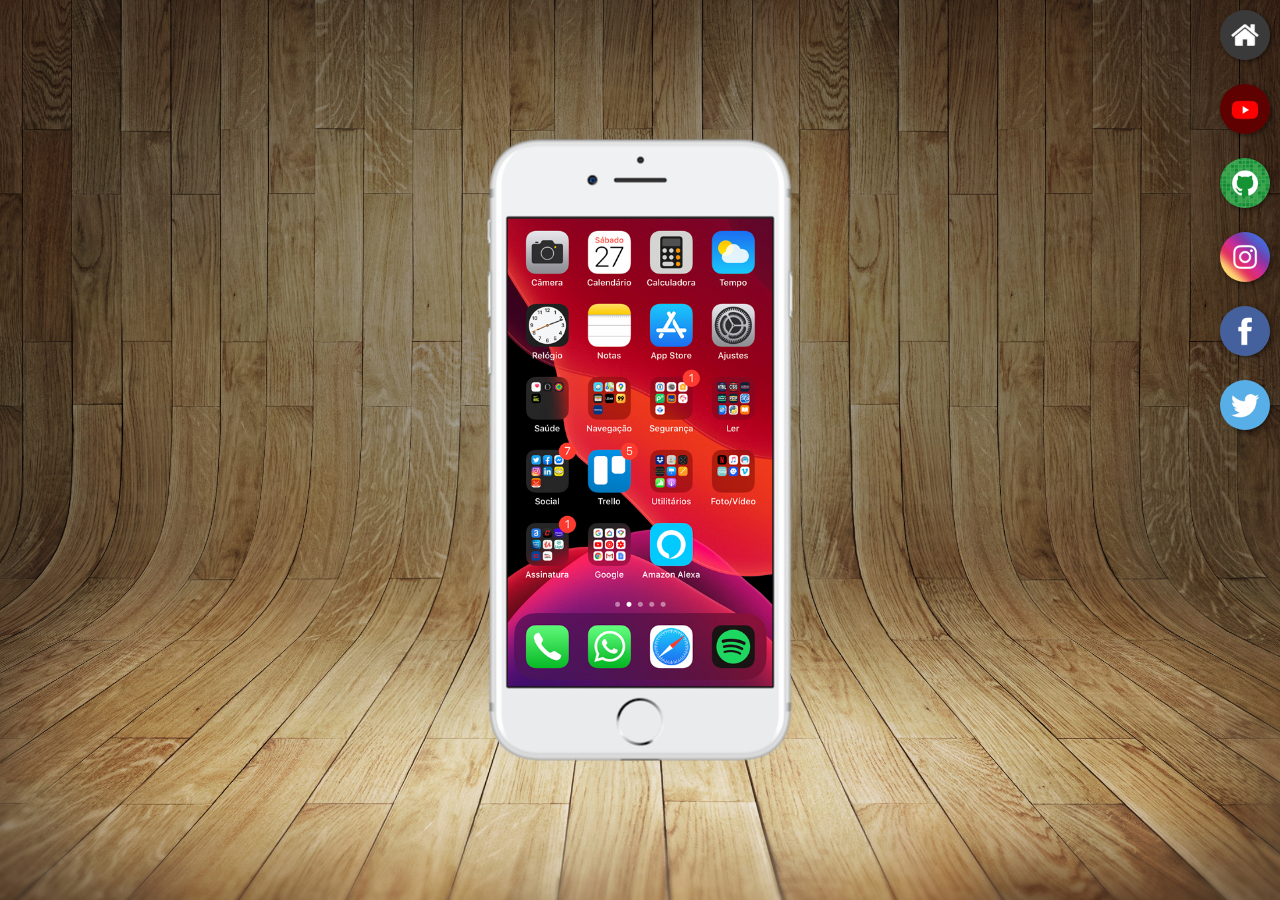
<file: index.html>
<!DOCTYPE html>
<html lang="pt-br">
<head>
    <meta charset="UTF-8">
    <meta name="viewport" content="width=device-width, initial-scale=1.0">
    <link rel="shortcut icon" href="favicon.ico" type="image/x-icon">
    <title>Projeto Redes Sociais</title>
    <link rel="stylesheet" href="./estilos/style.css">
</head>
<body>
    <main>
        <section id="telefone">
            <iframe src="home.html" frameborder="0" name="tela" id="tela">
                Seu navegador não suporta iframes.
            </iframe>
        </section>
        <section id="redes-sociais">
            <a href="home.html" target="tela">
                <img src="imagens/logo-home.jpg" alt="">
            </a><br>
            <a href="youtube.html" target="tela">
                <img src="imagens/logo-youtube.jpg" alt="">
            </a><br>
            <a href="github.html" target="tela">
                <img src="imagens/logo-github.jpg" alt="">
            </a><br>
            <a href="instagram.html" target="tela">
                <img src="imagens/logo-instagram.jpg" alt="">
            </a><br>
            <a href="facebook.html" target="tela">
                <img src="imagens/logo-facebook.jpg" alt="">
            </a><br>
            <a href="twitter.html" target="tela">
                <img src="imagens/logo-twitter.jpg" alt="">
            </a><br>
        </section>
    </main>
</body>
</html>
</file>
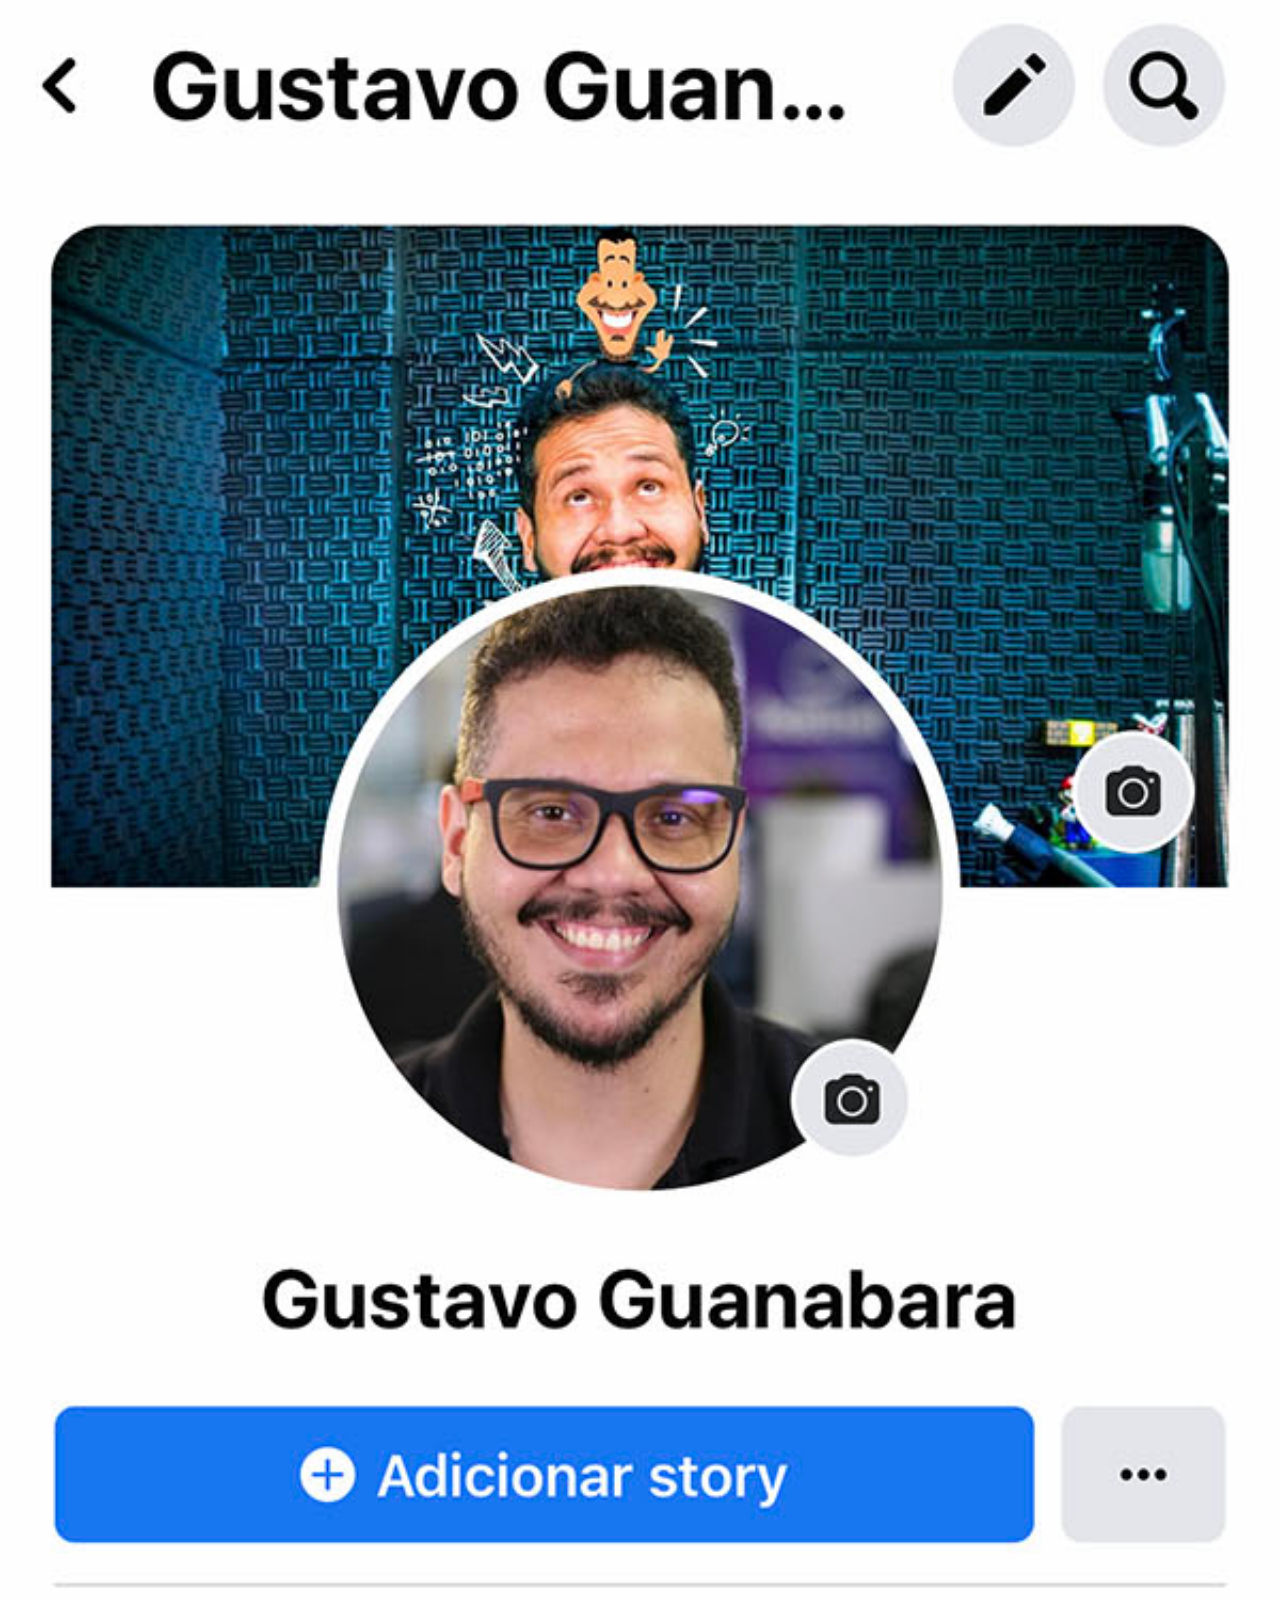
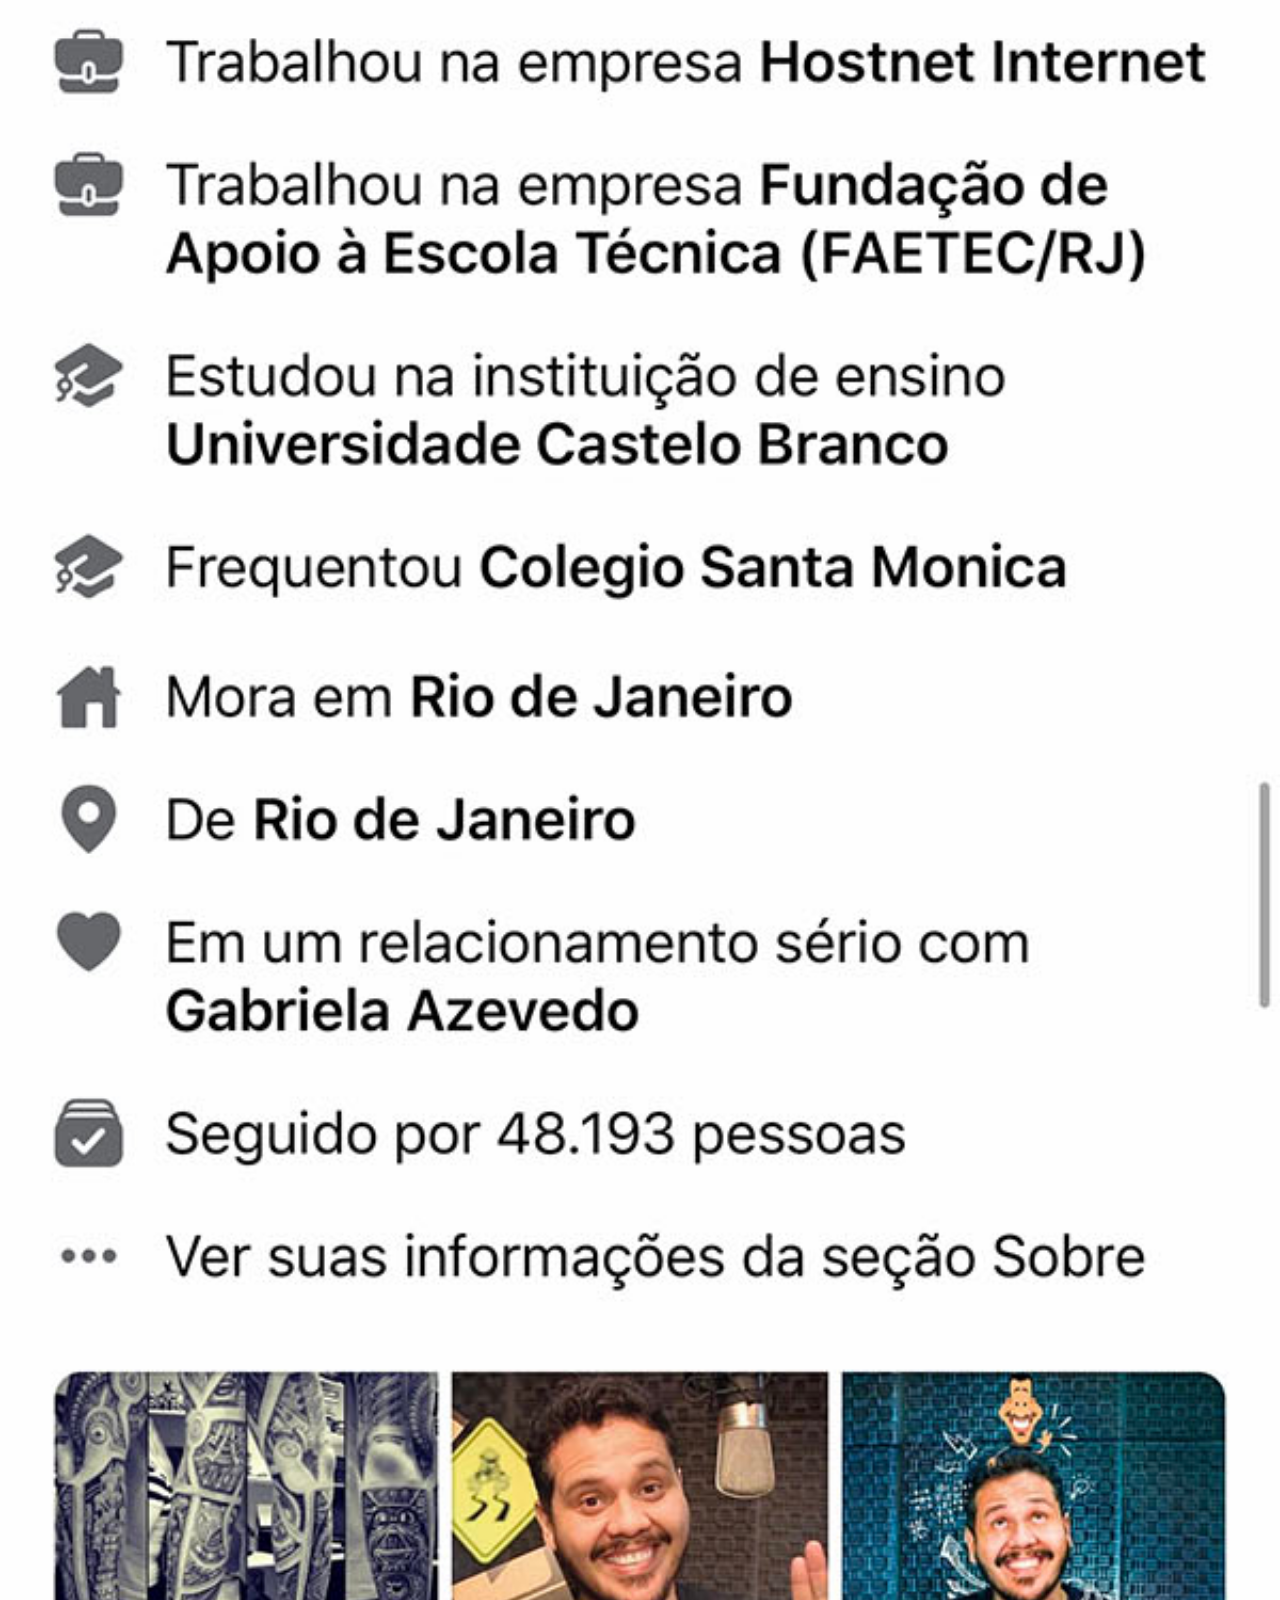
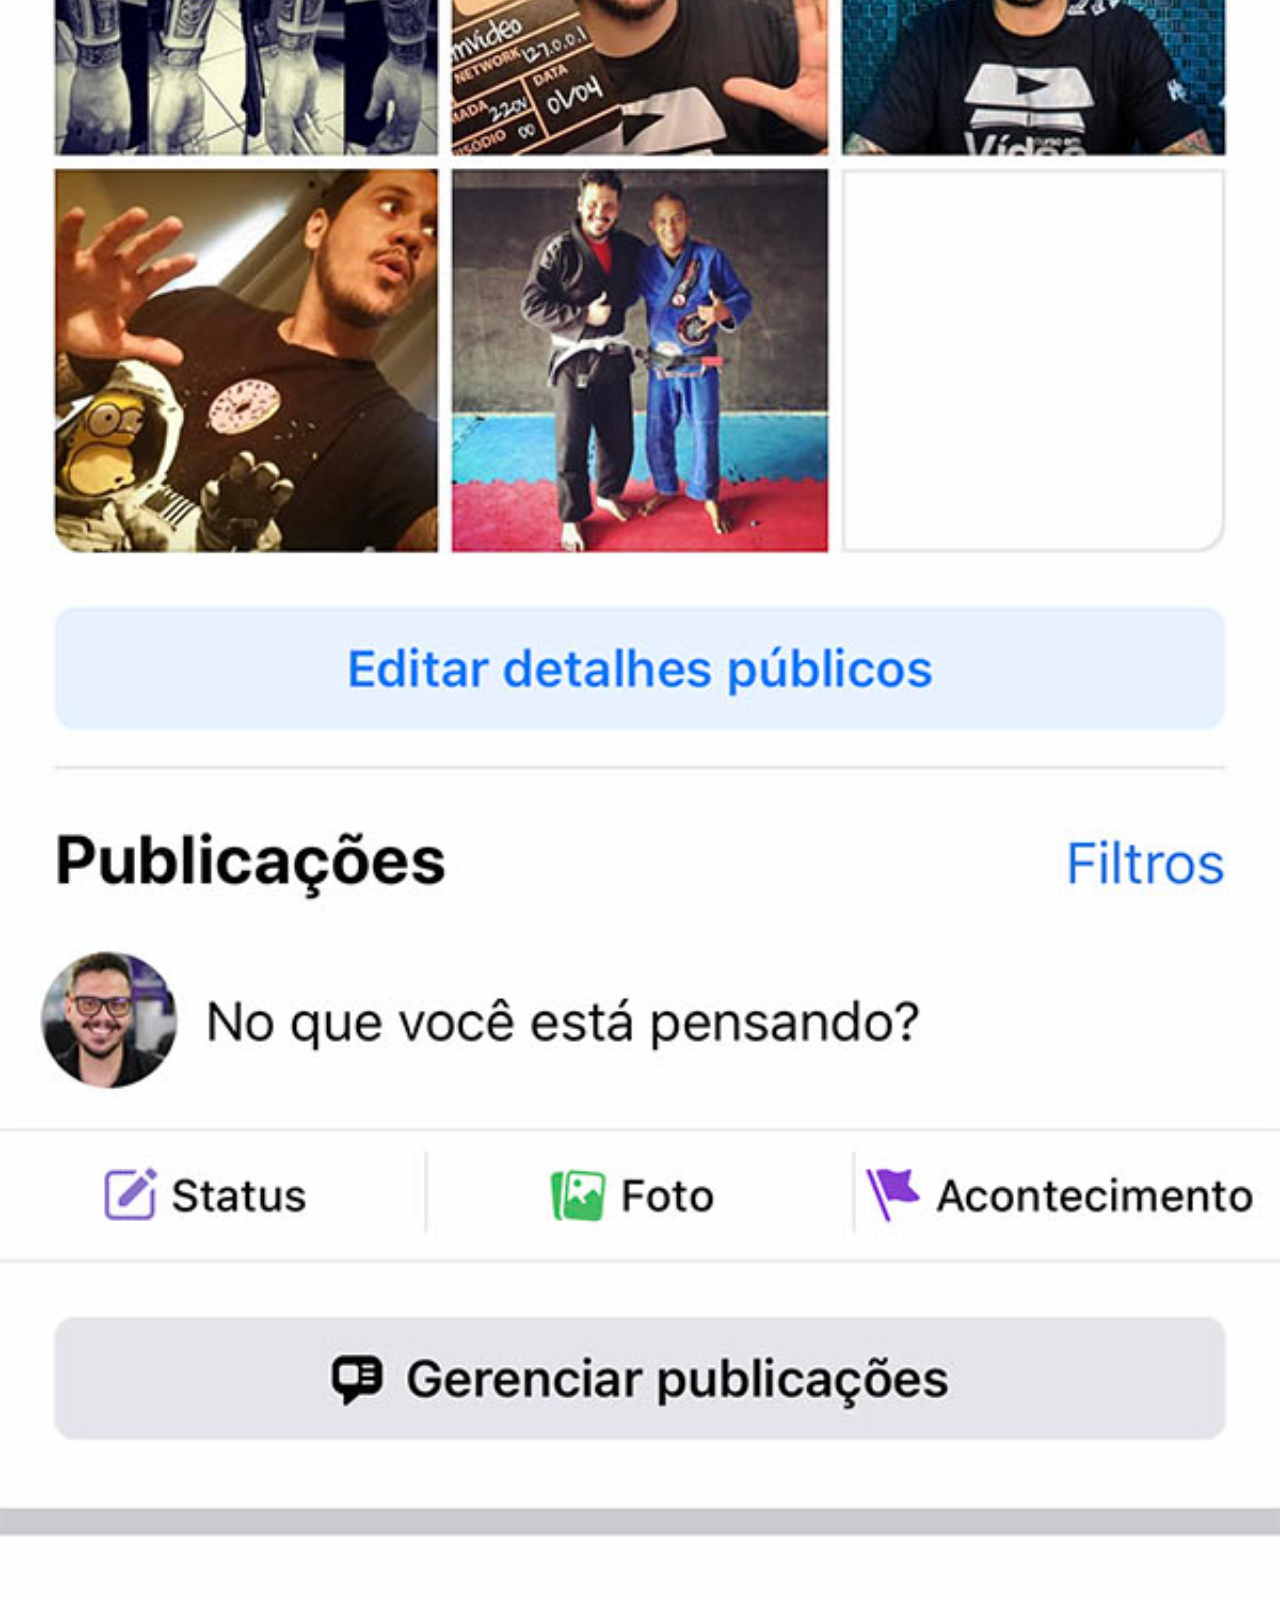
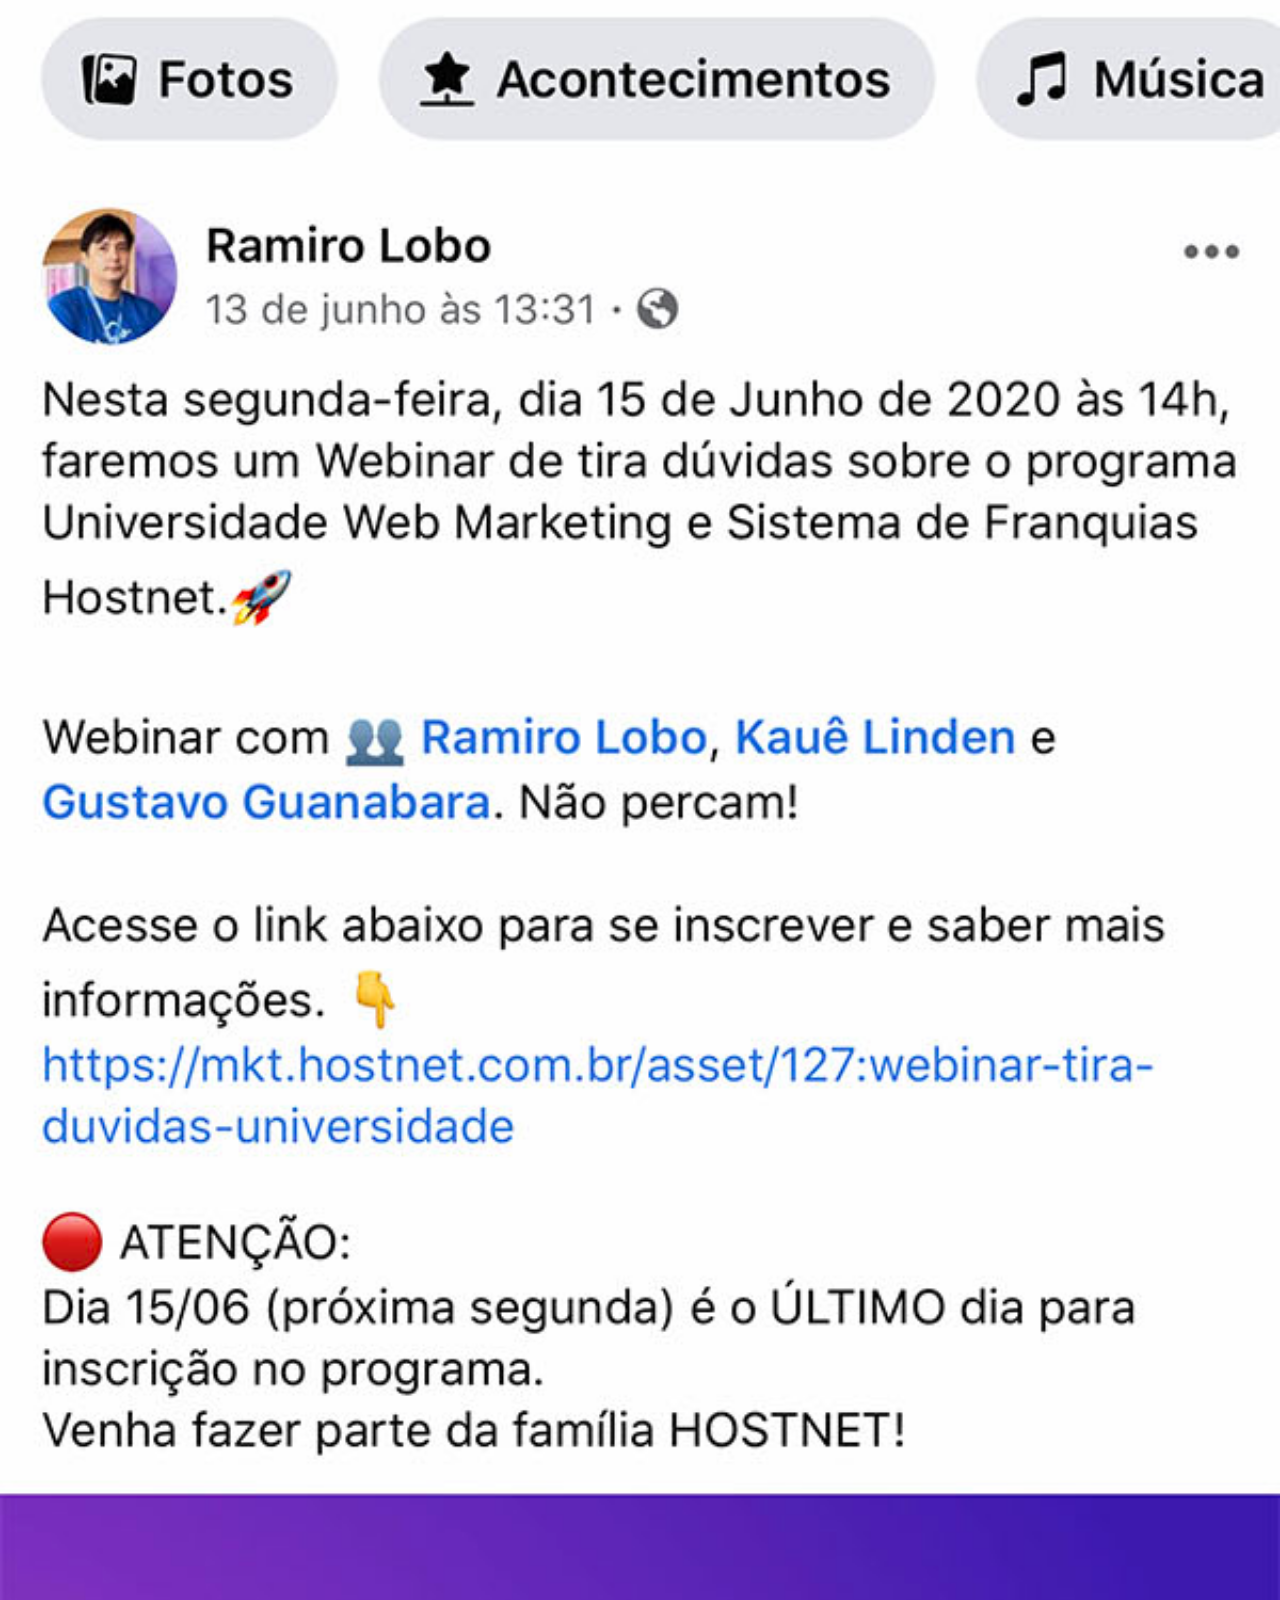
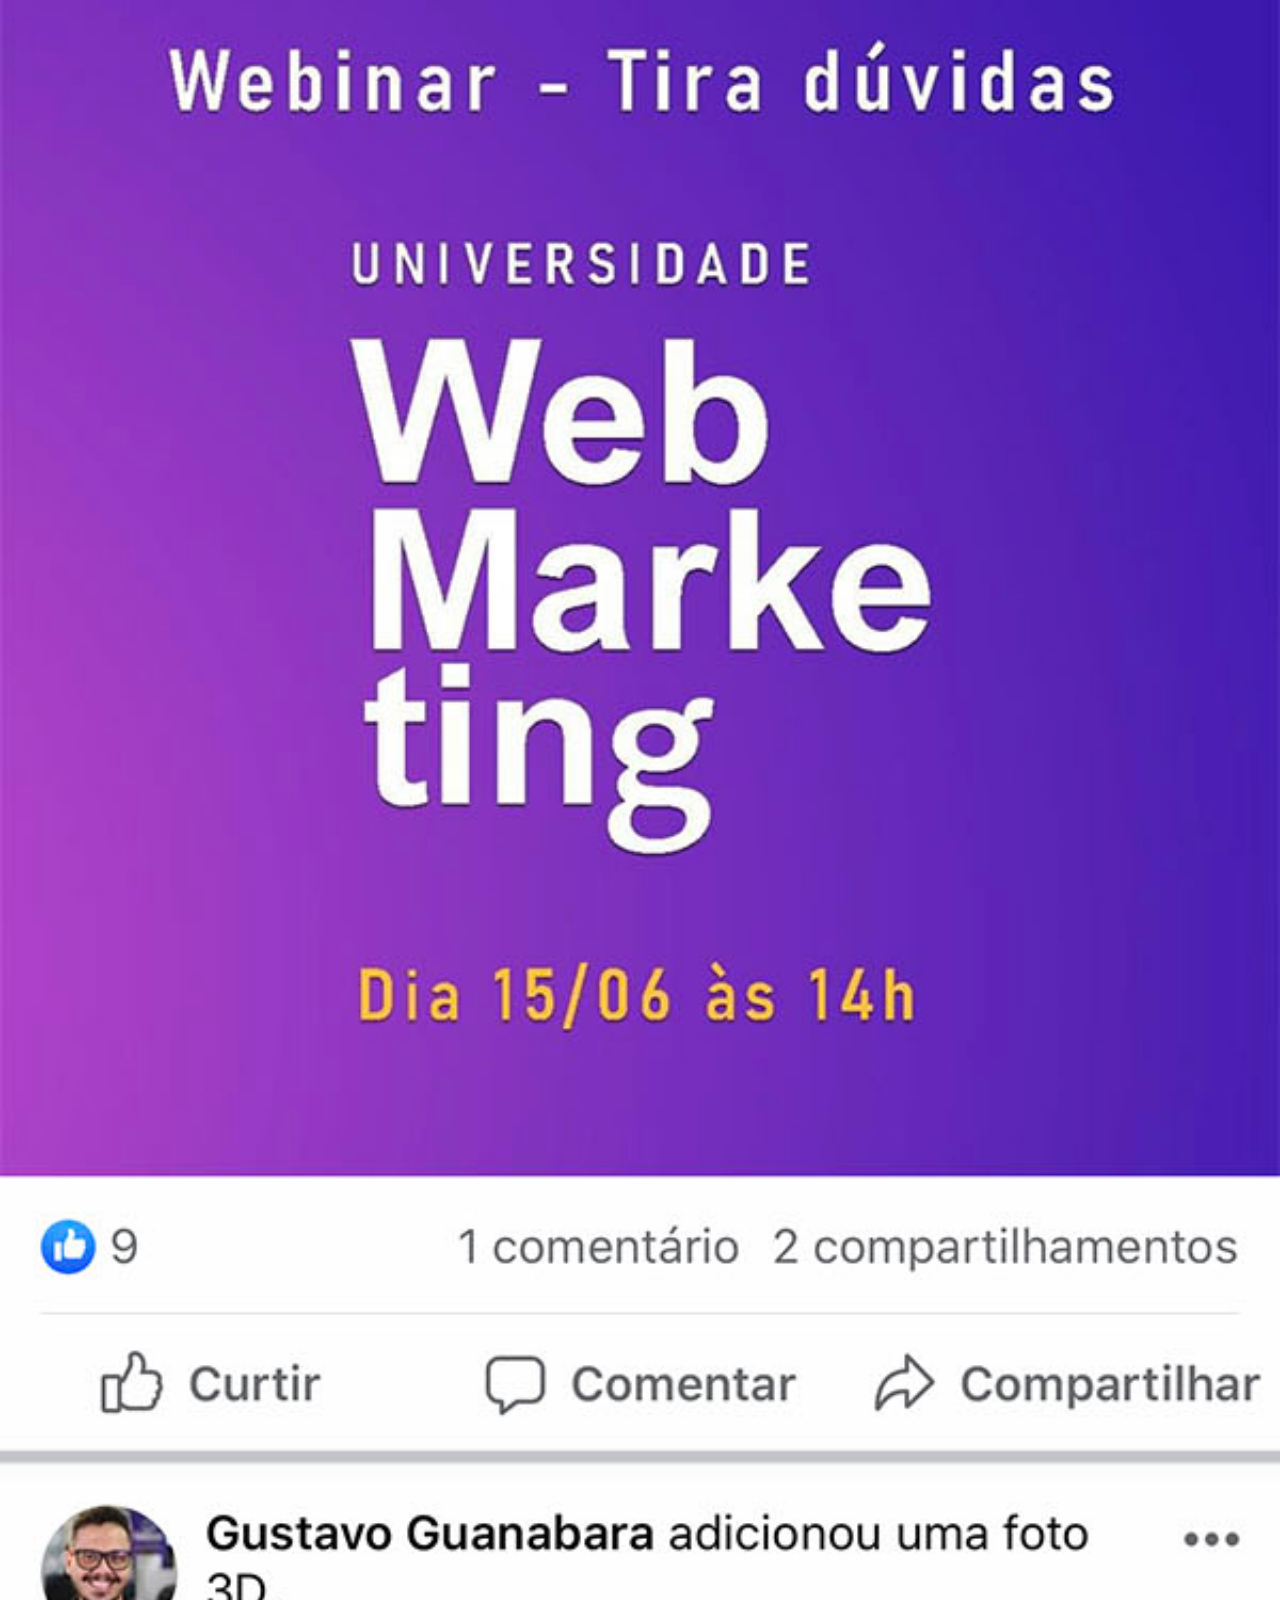
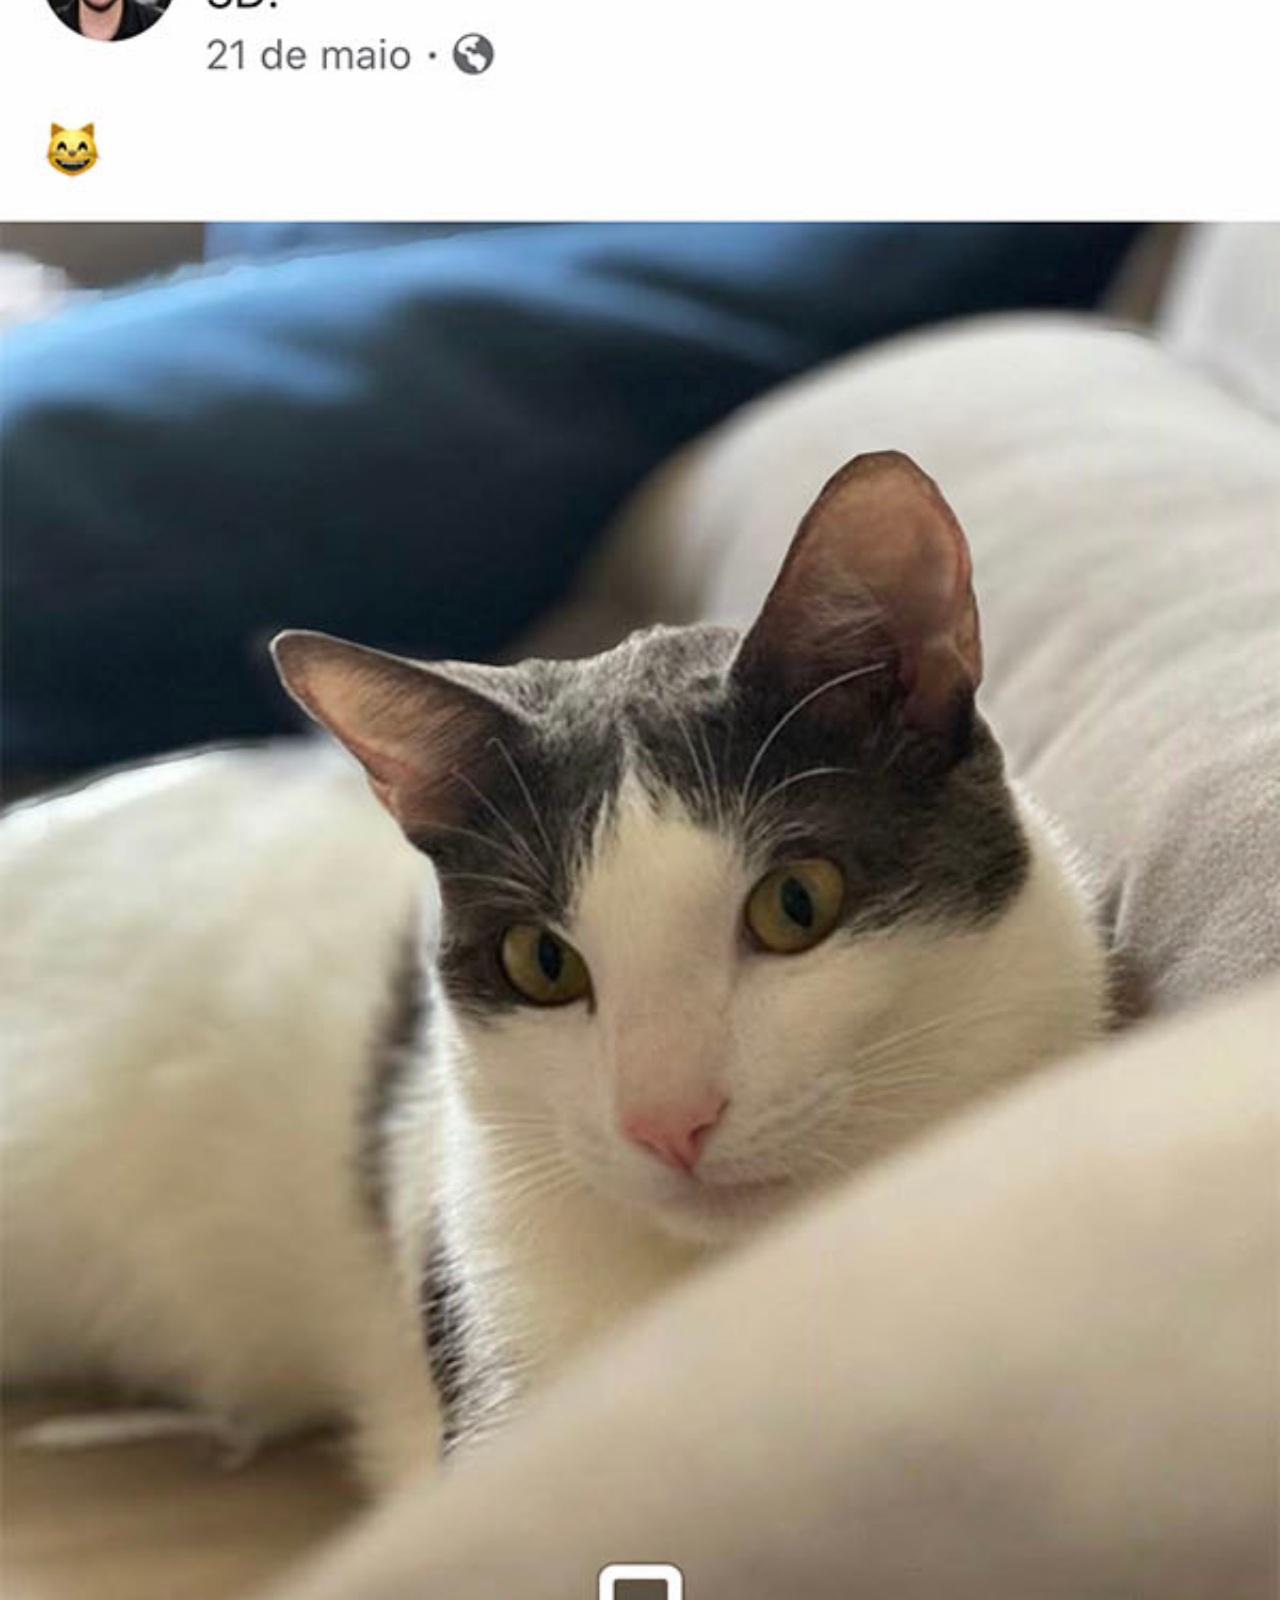
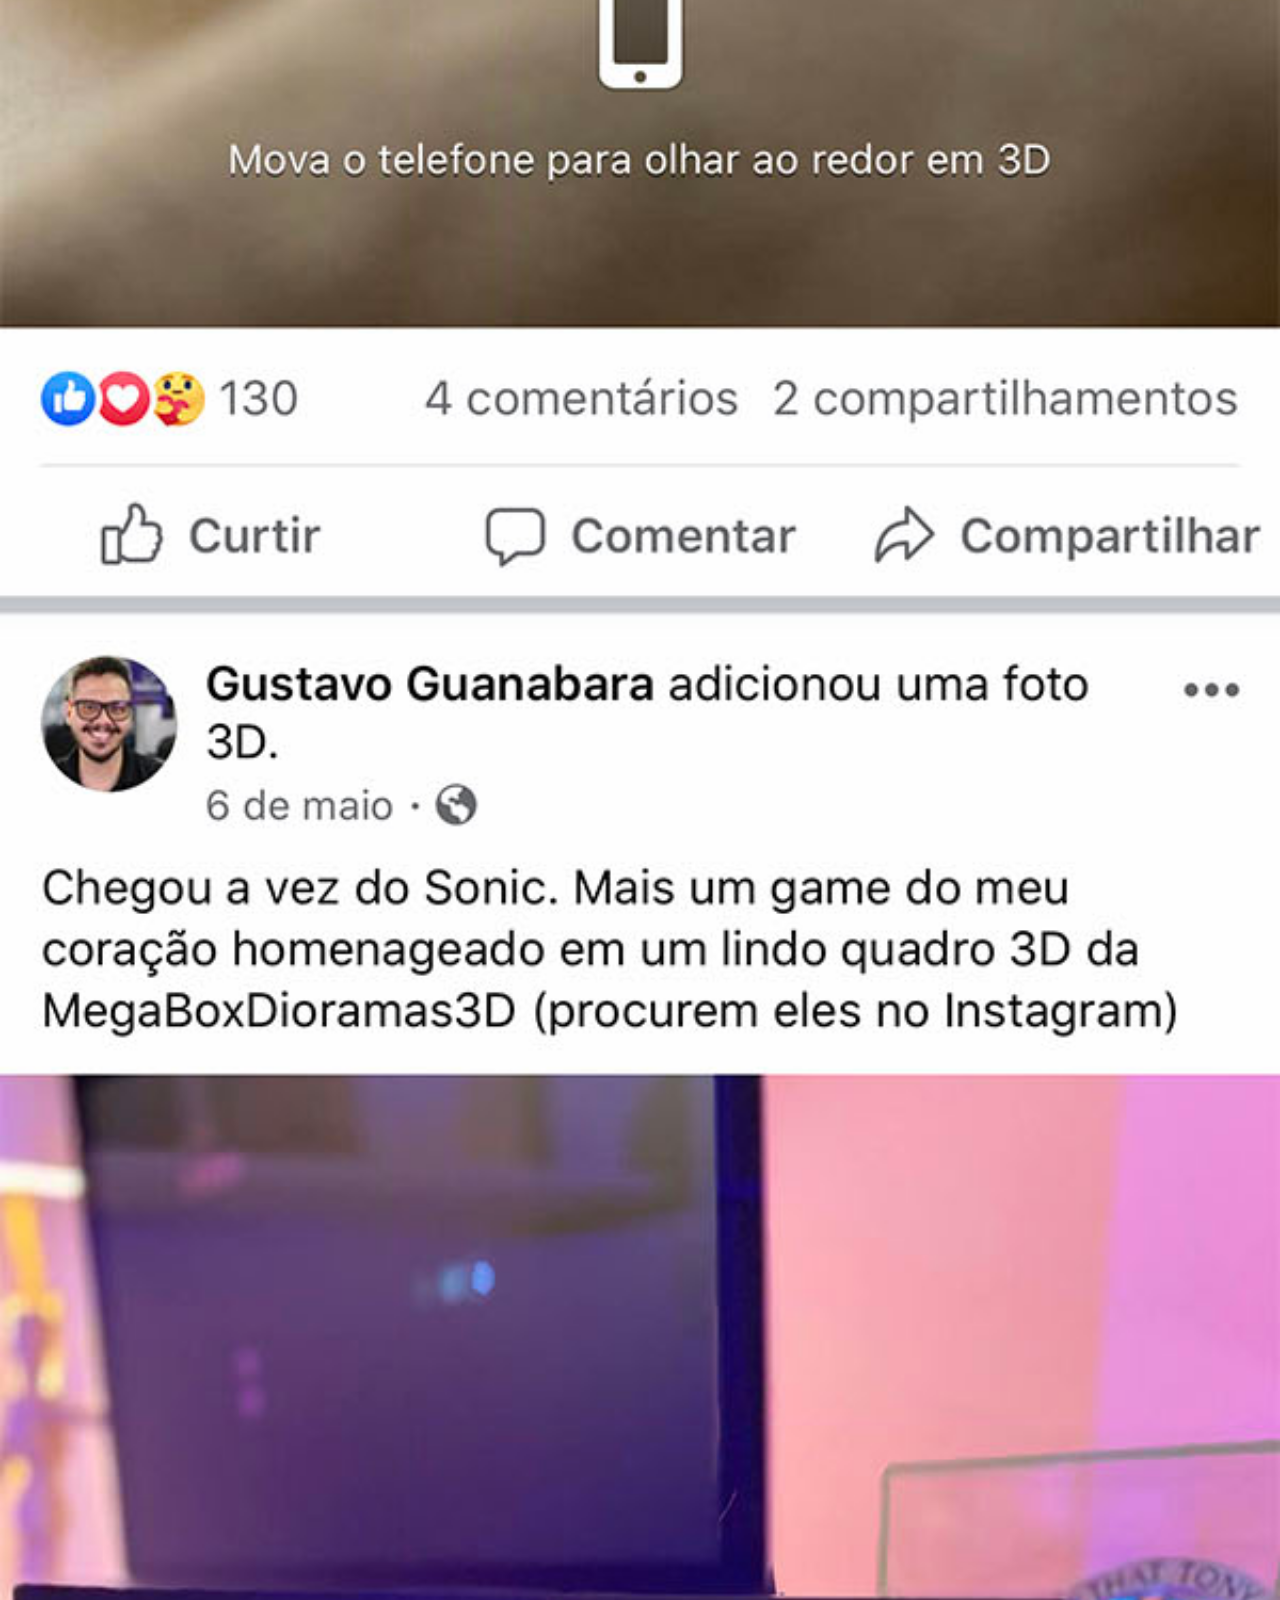
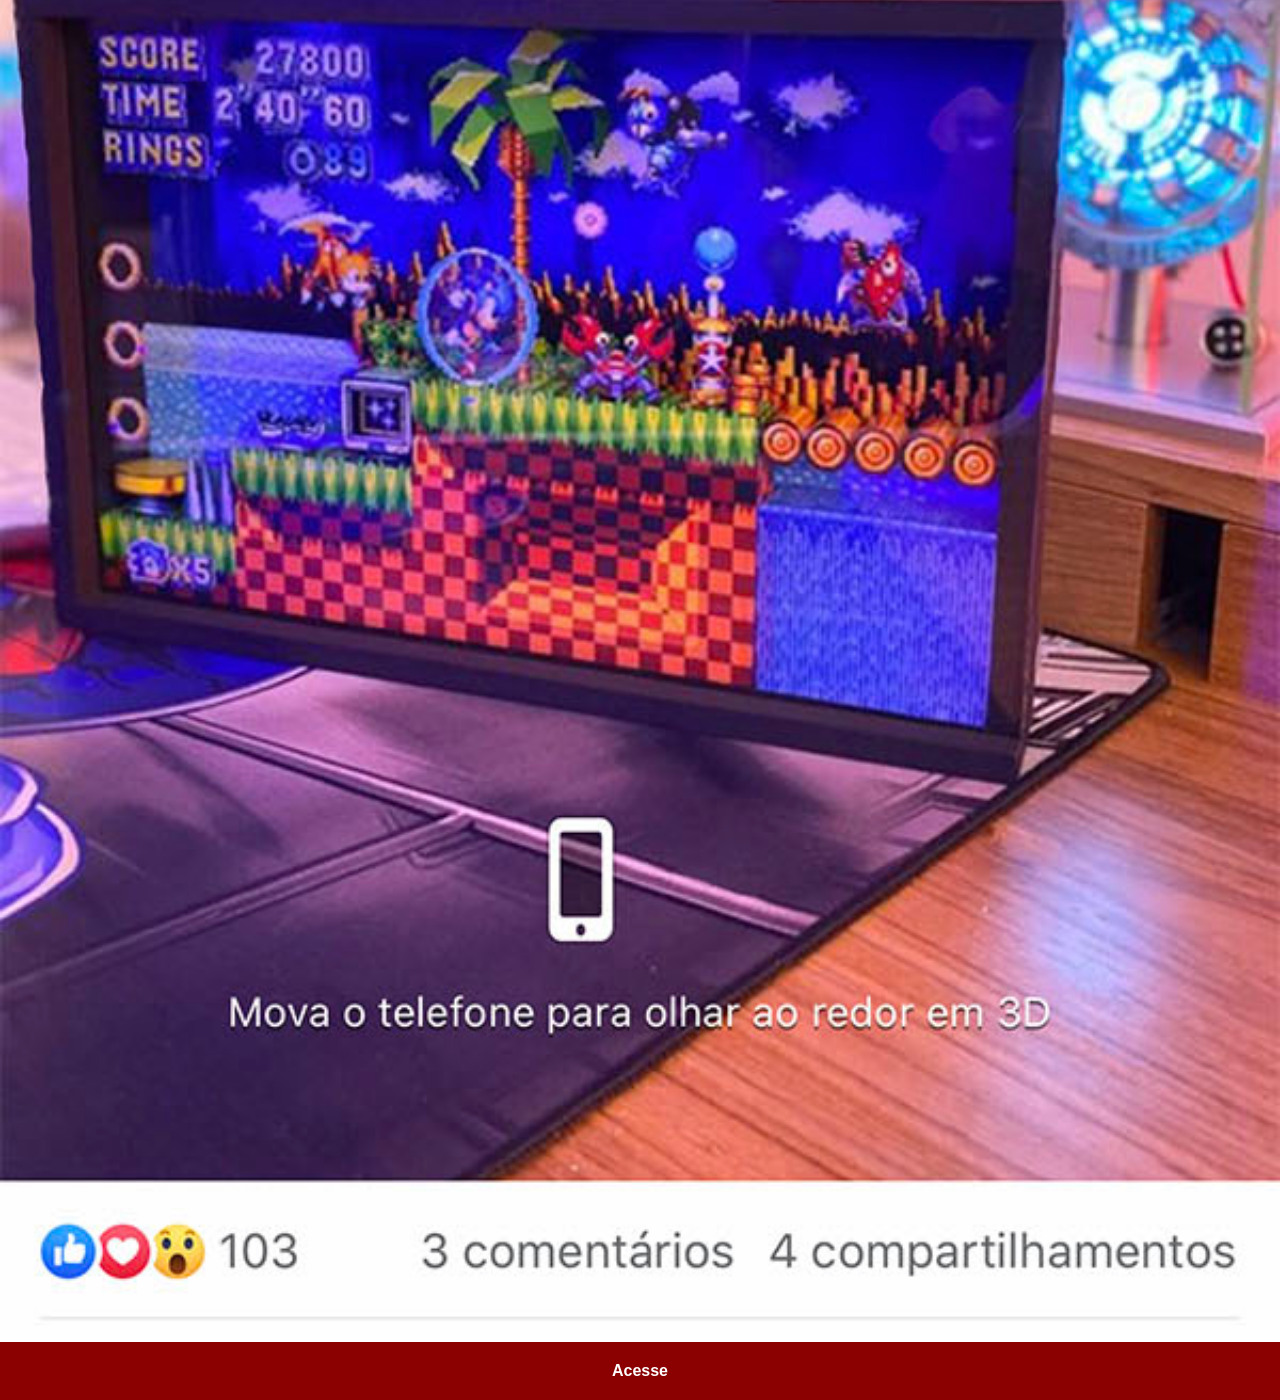
<file: facebook.html>
<!DOCTYPE html>
<html lang="pt-br">
<head>
    <meta charset="UTF-8">
    <meta name="viewport" content="width=device-width, initial-scale=1.0">
    <title>Facebook</title>
    <link rel="stylesheet" href="estilos/social.css">
</head>
<body>
    <img src="imagens/tela-facebook.jpg" alt="Facebook">
    <a href="https://www.facebook.com/gustavoguanabara" target="_blank">Acesse</a>
</body>
</html>
</file>
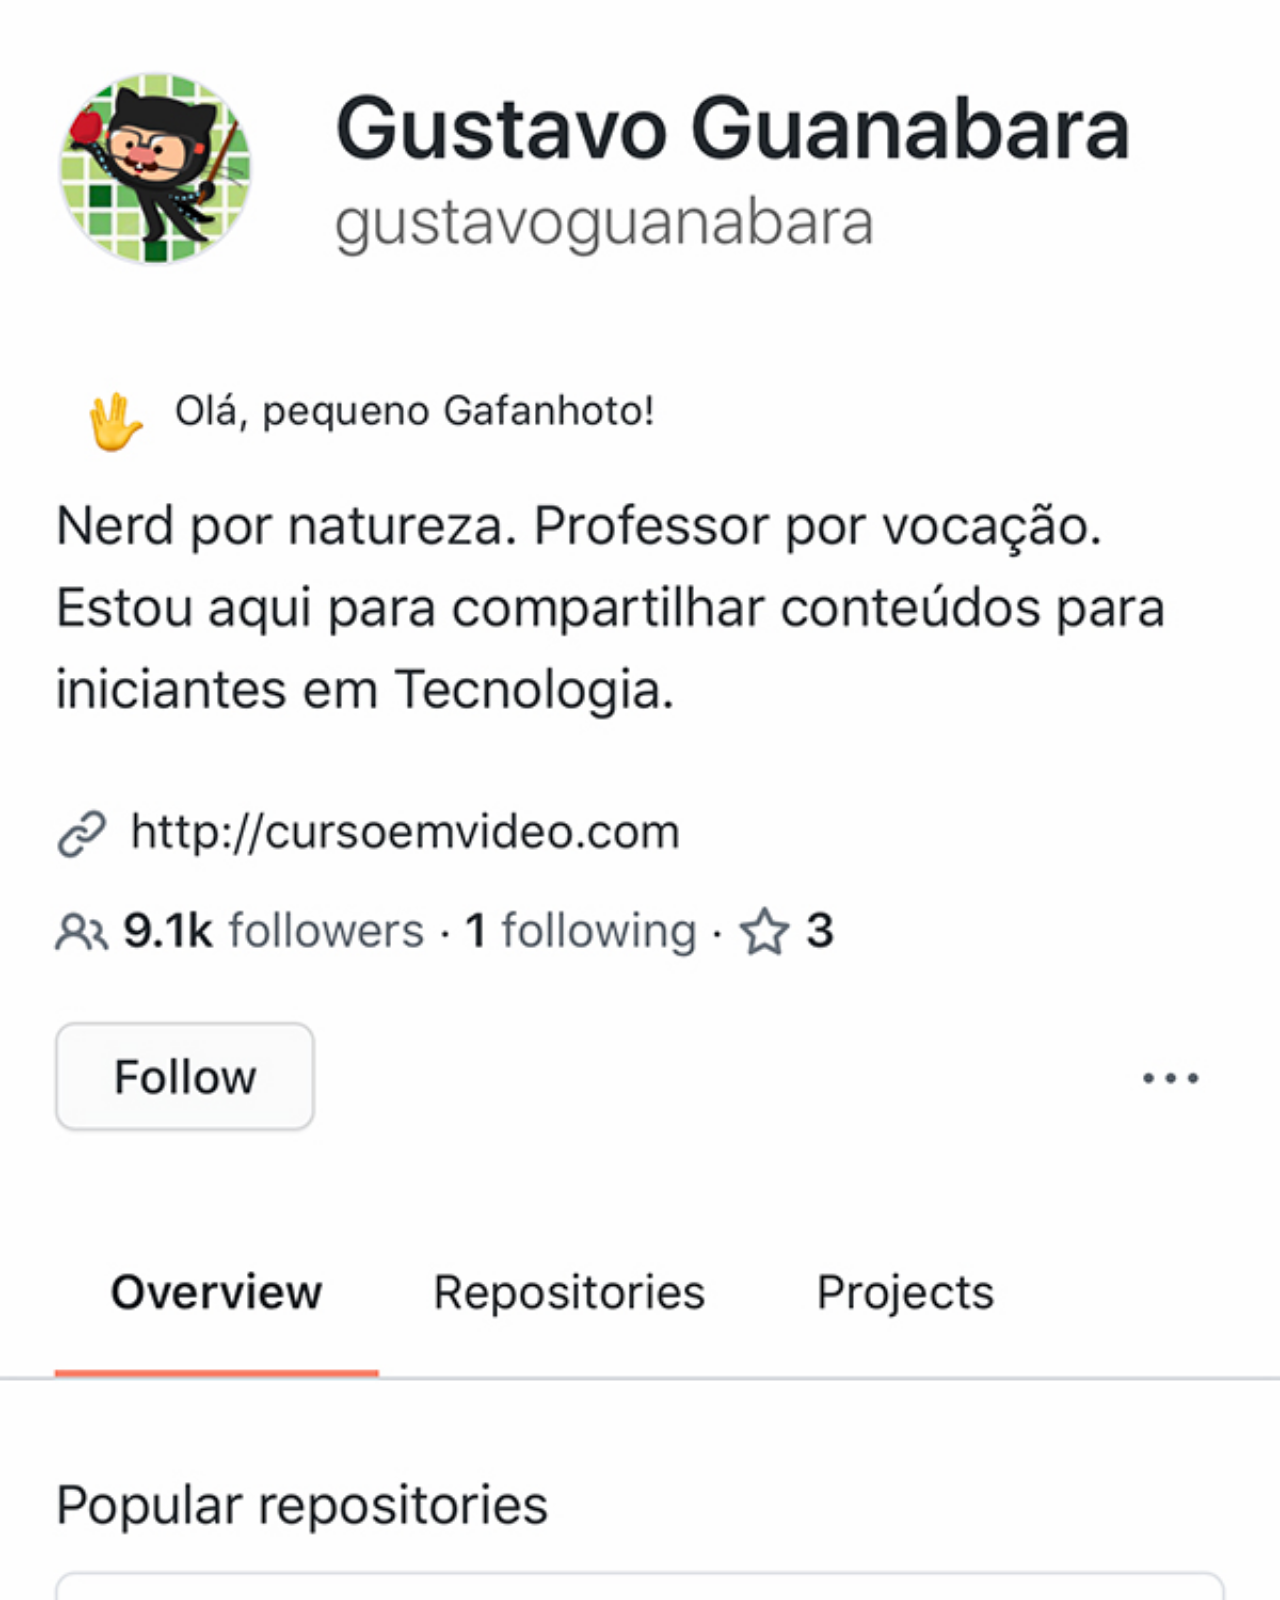
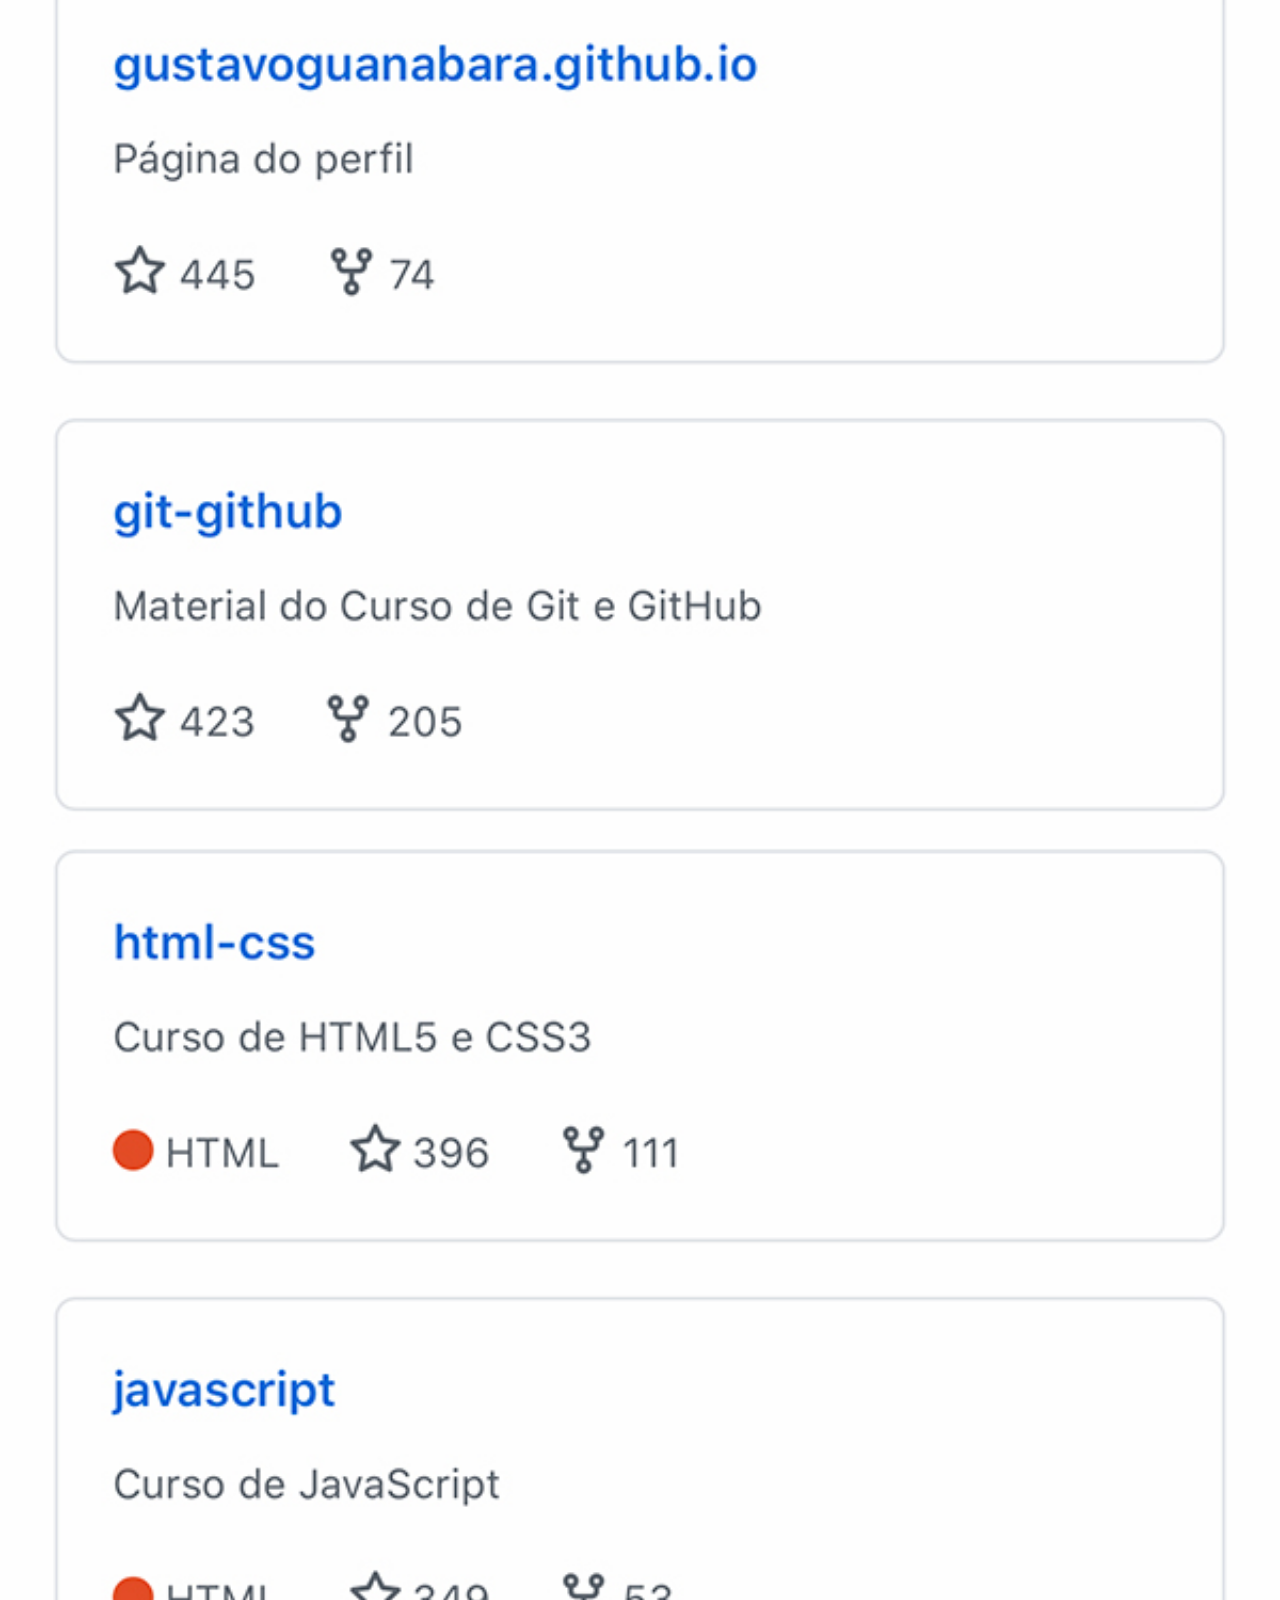
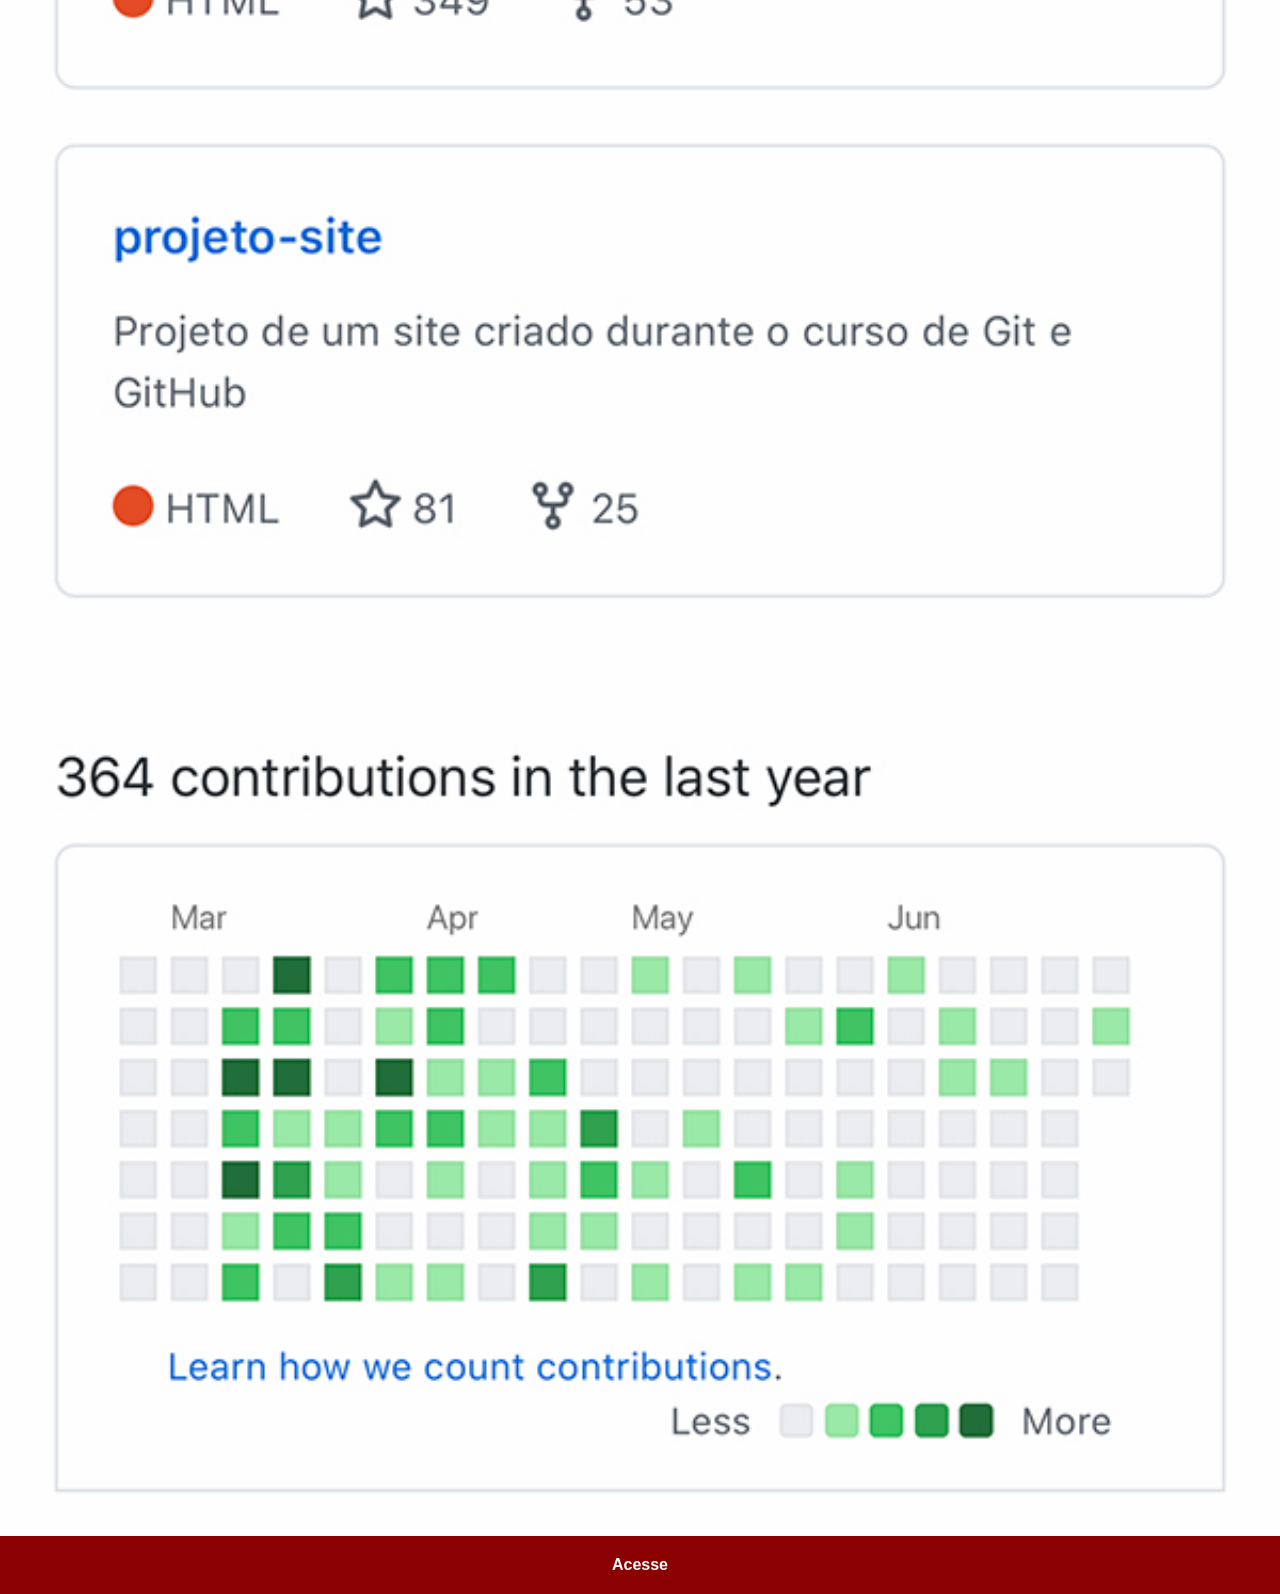
<file: github.html>
<!DOCTYPE html>
<html lang="pt-br">
<head>
    <meta charset="UTF-8">
    <meta name="viewport" content="width=device-width, initial-scale=1.0">
    <title>GitHub</title>
    <link rel="stylesheet" href="./estilos/social.css">
</head>
<body>
    <img src="imagens/tela-github.jpg" alt="GitHub">
    <a href="https://github.com/gustavoguanabara" target="_blank">Acesse</a>
</body>
</html>
</file>
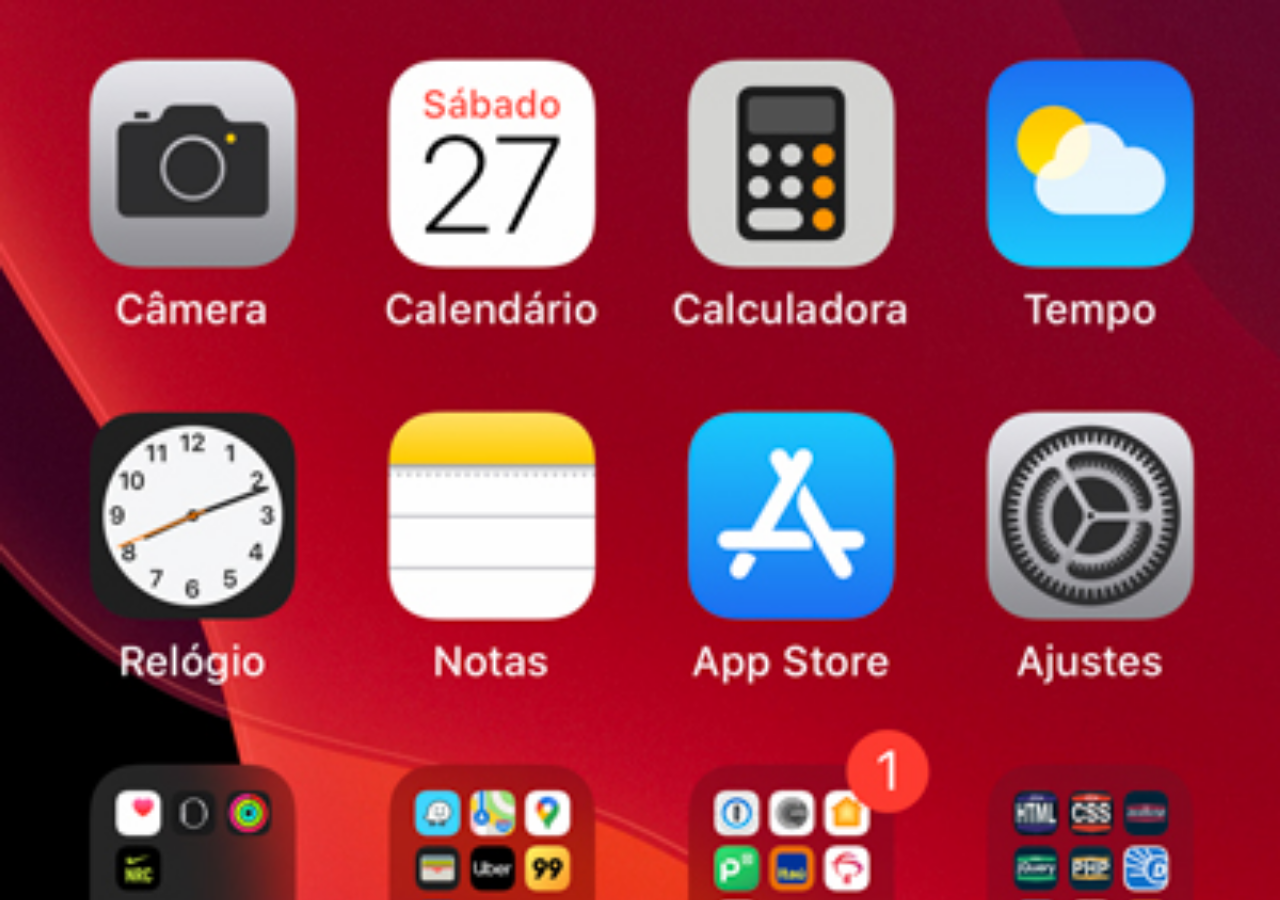
<file: home.html>
<!DOCTYPE html>
<html lang="pt-br">
<head>
    <meta charset="UTF-8">
    <meta name="viewport" content="width=device-width, initial-scale=1.0">
    <title>Home</title>
</head>
<style>
    * {
        margin: 0;
        padding: 0;
    }
    body{
        width: 100vw;
        height: 100vh;
        background: black url('imagens/tela-home.jpg') no-repeat top center;
        background-size: cover;
    }
</style>
<body>
    
</body>
</html>
</file>
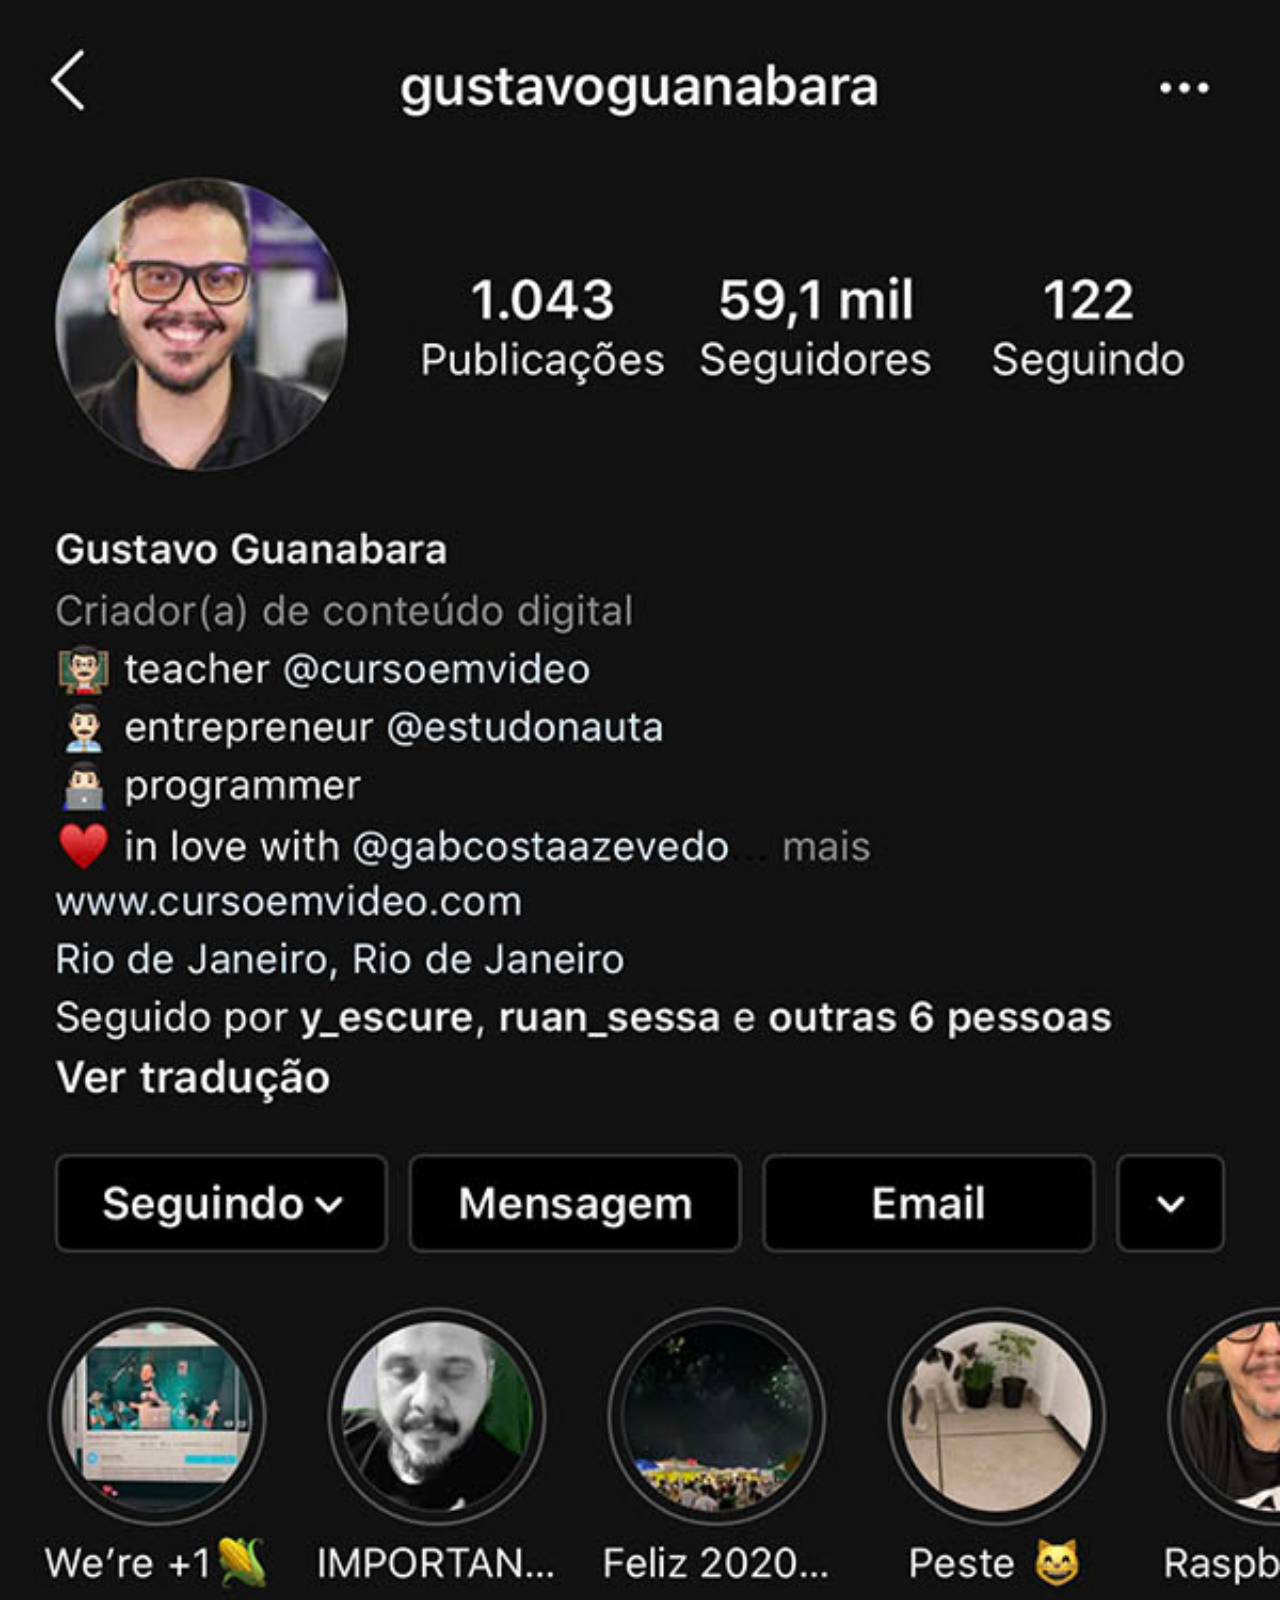
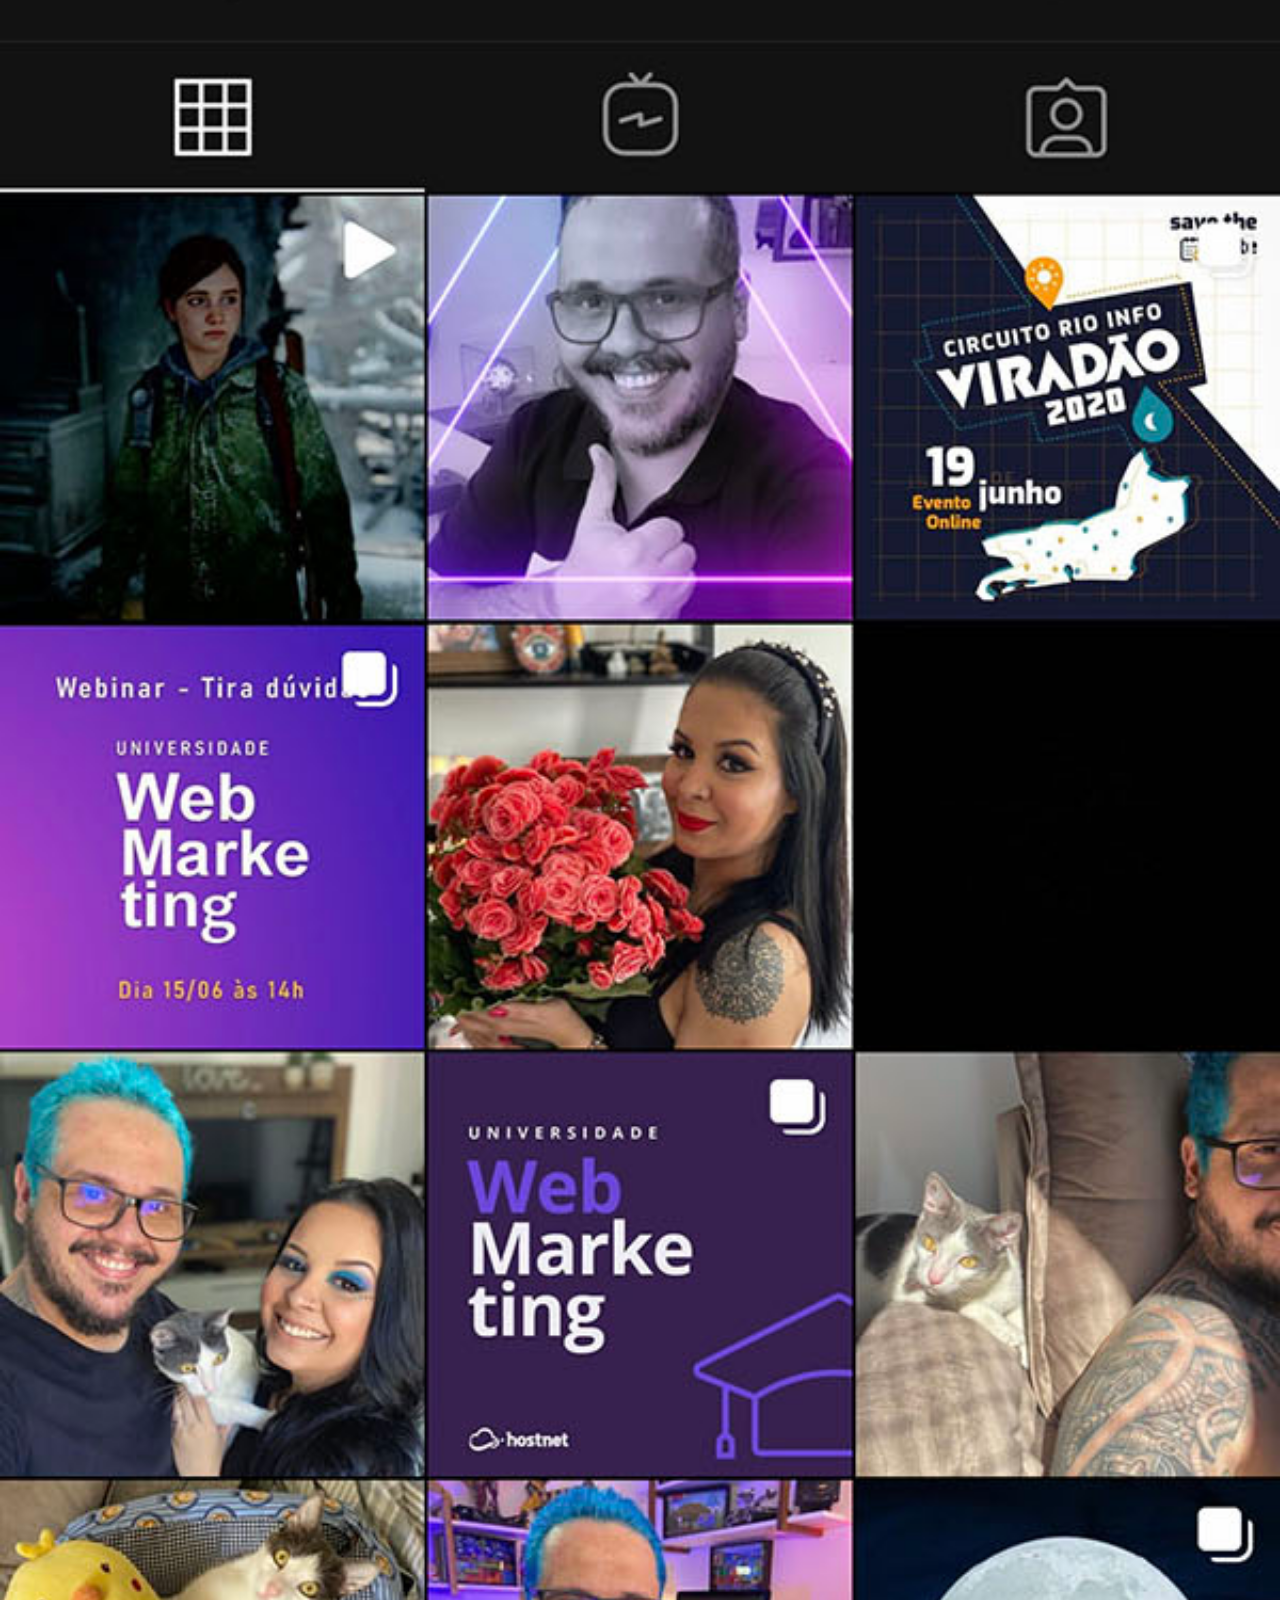
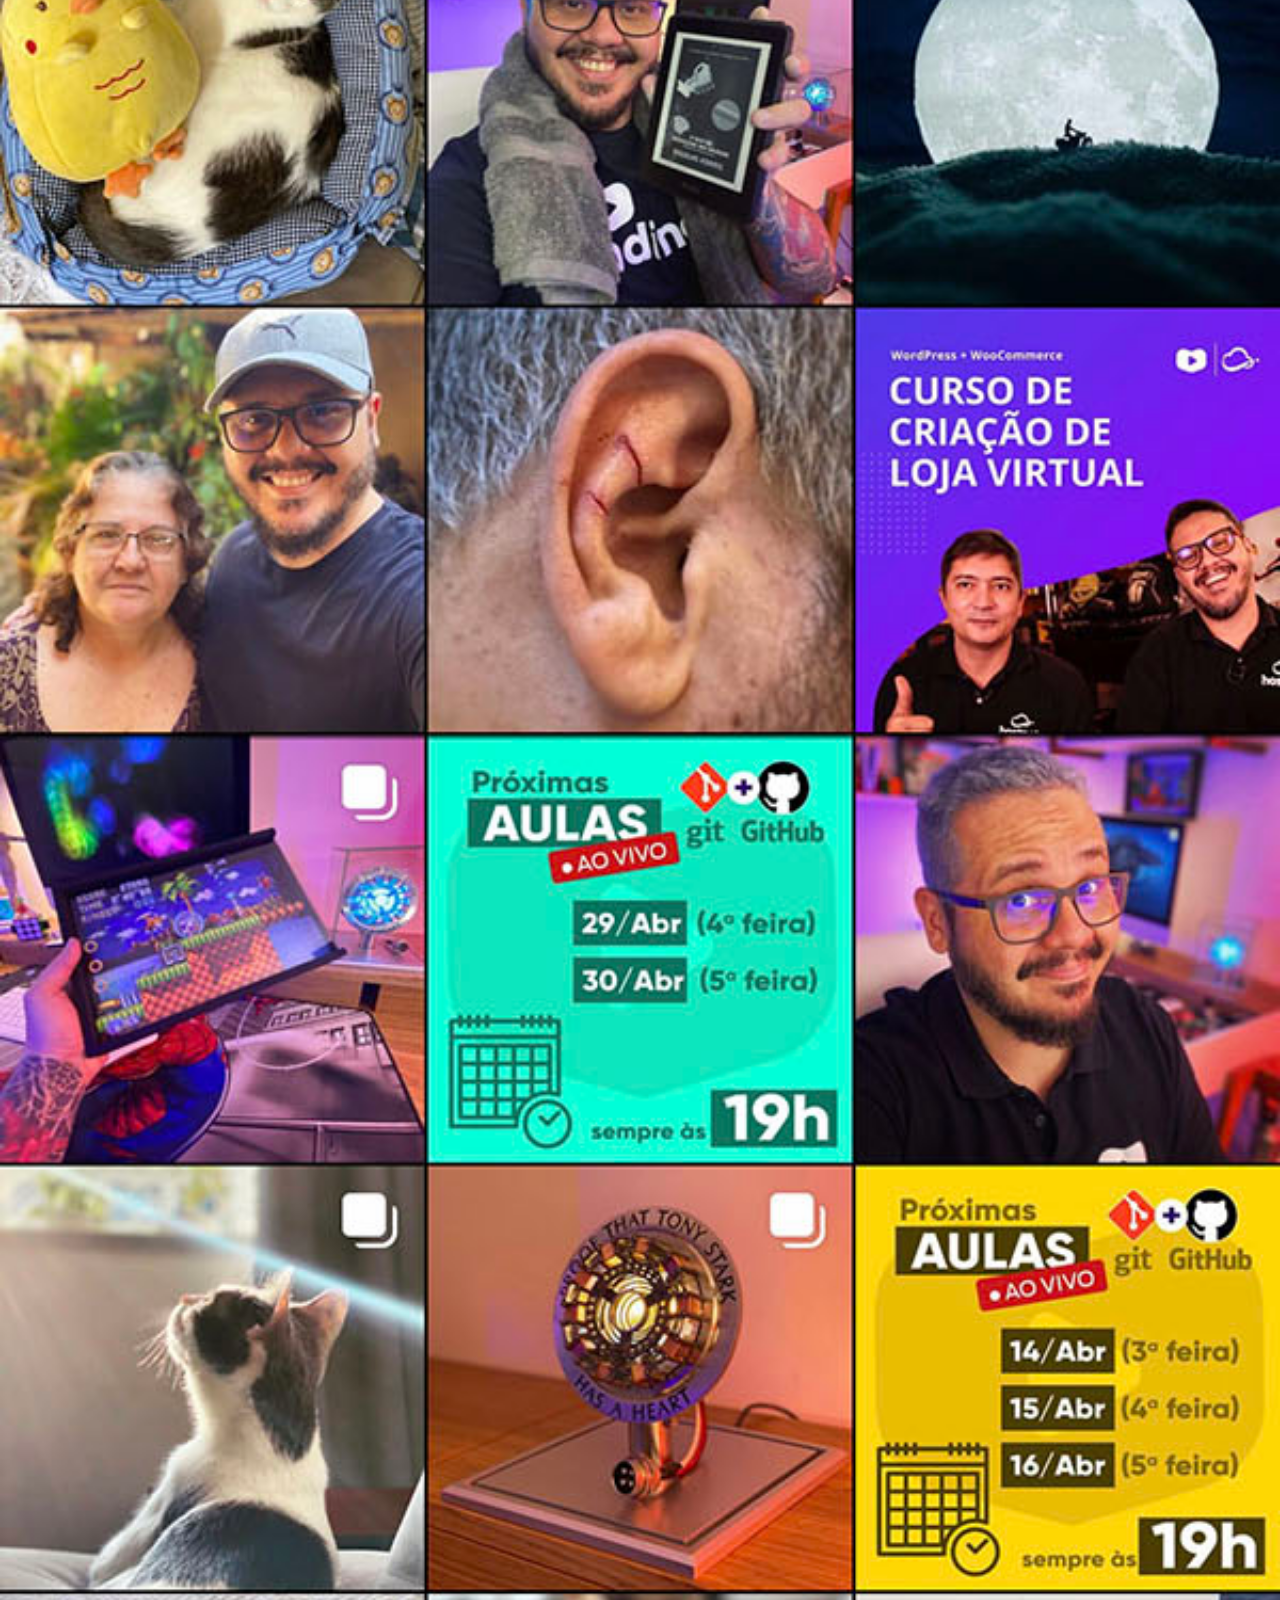
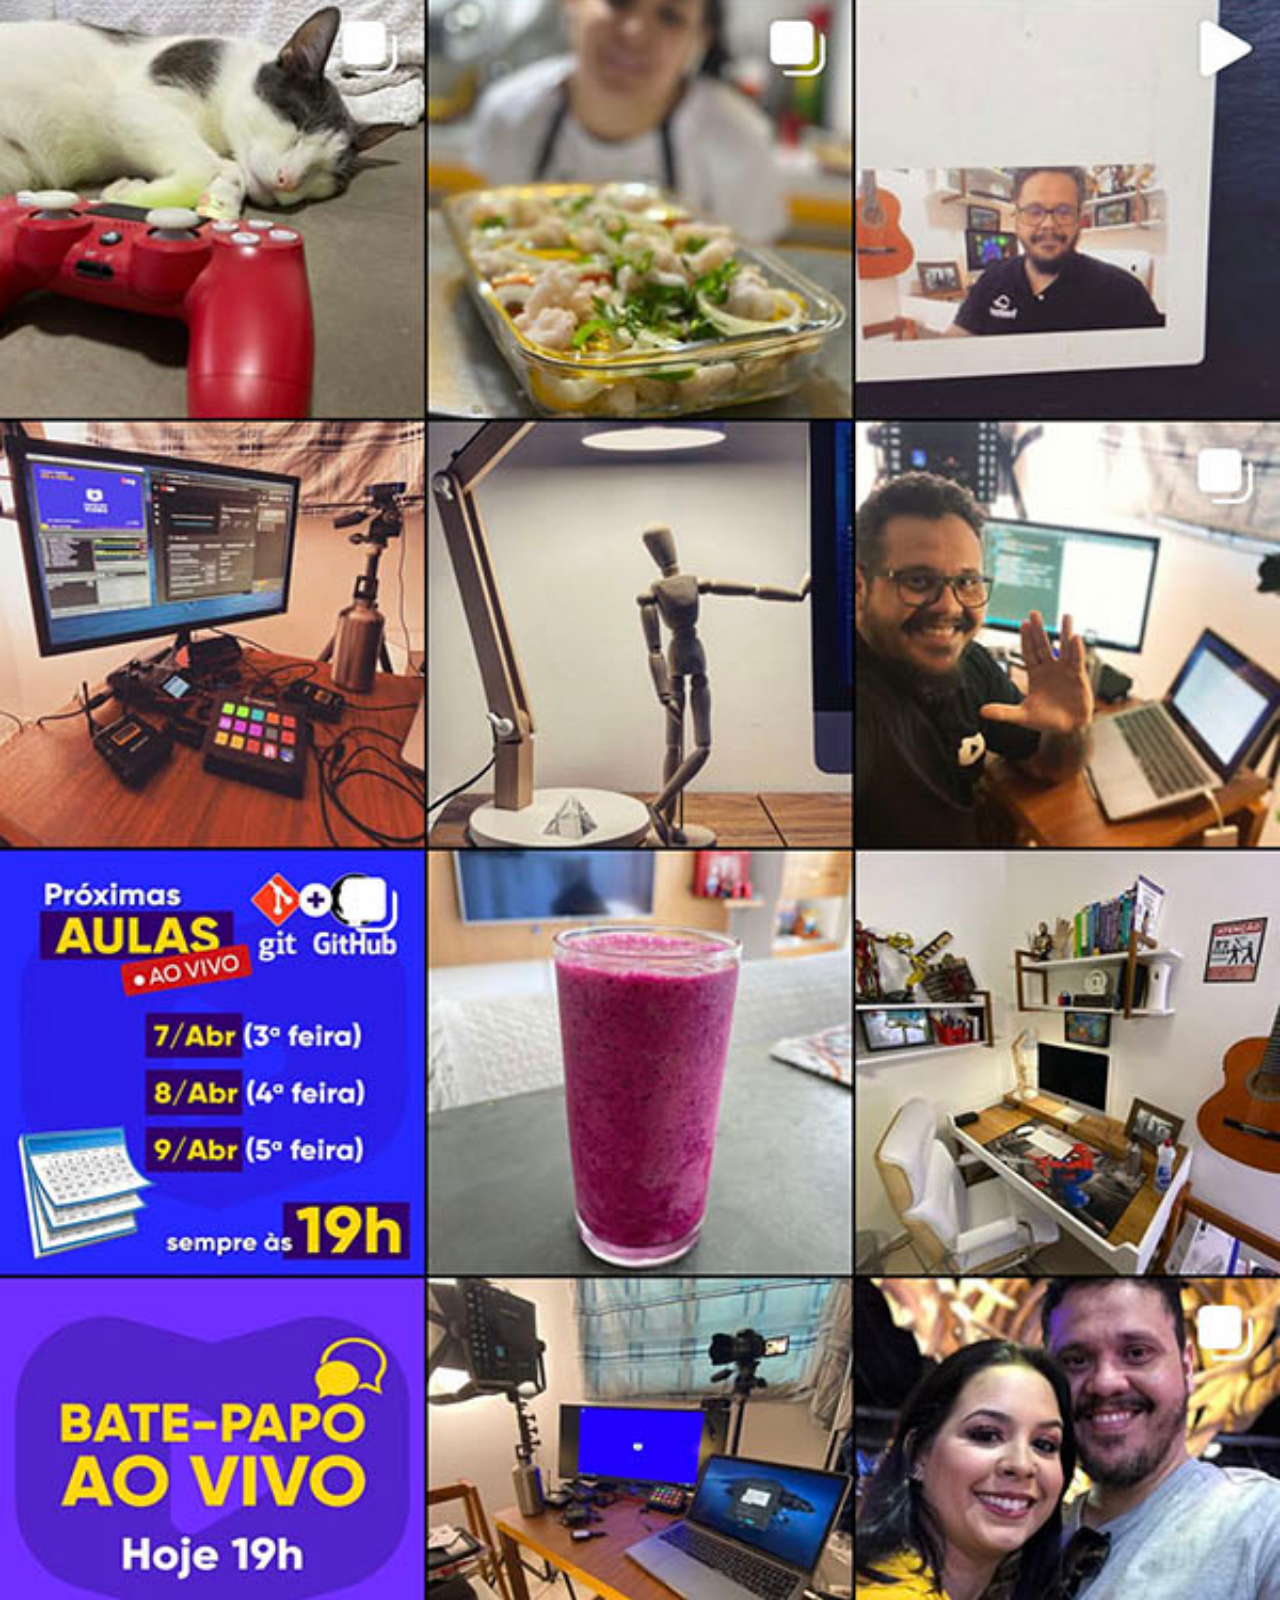
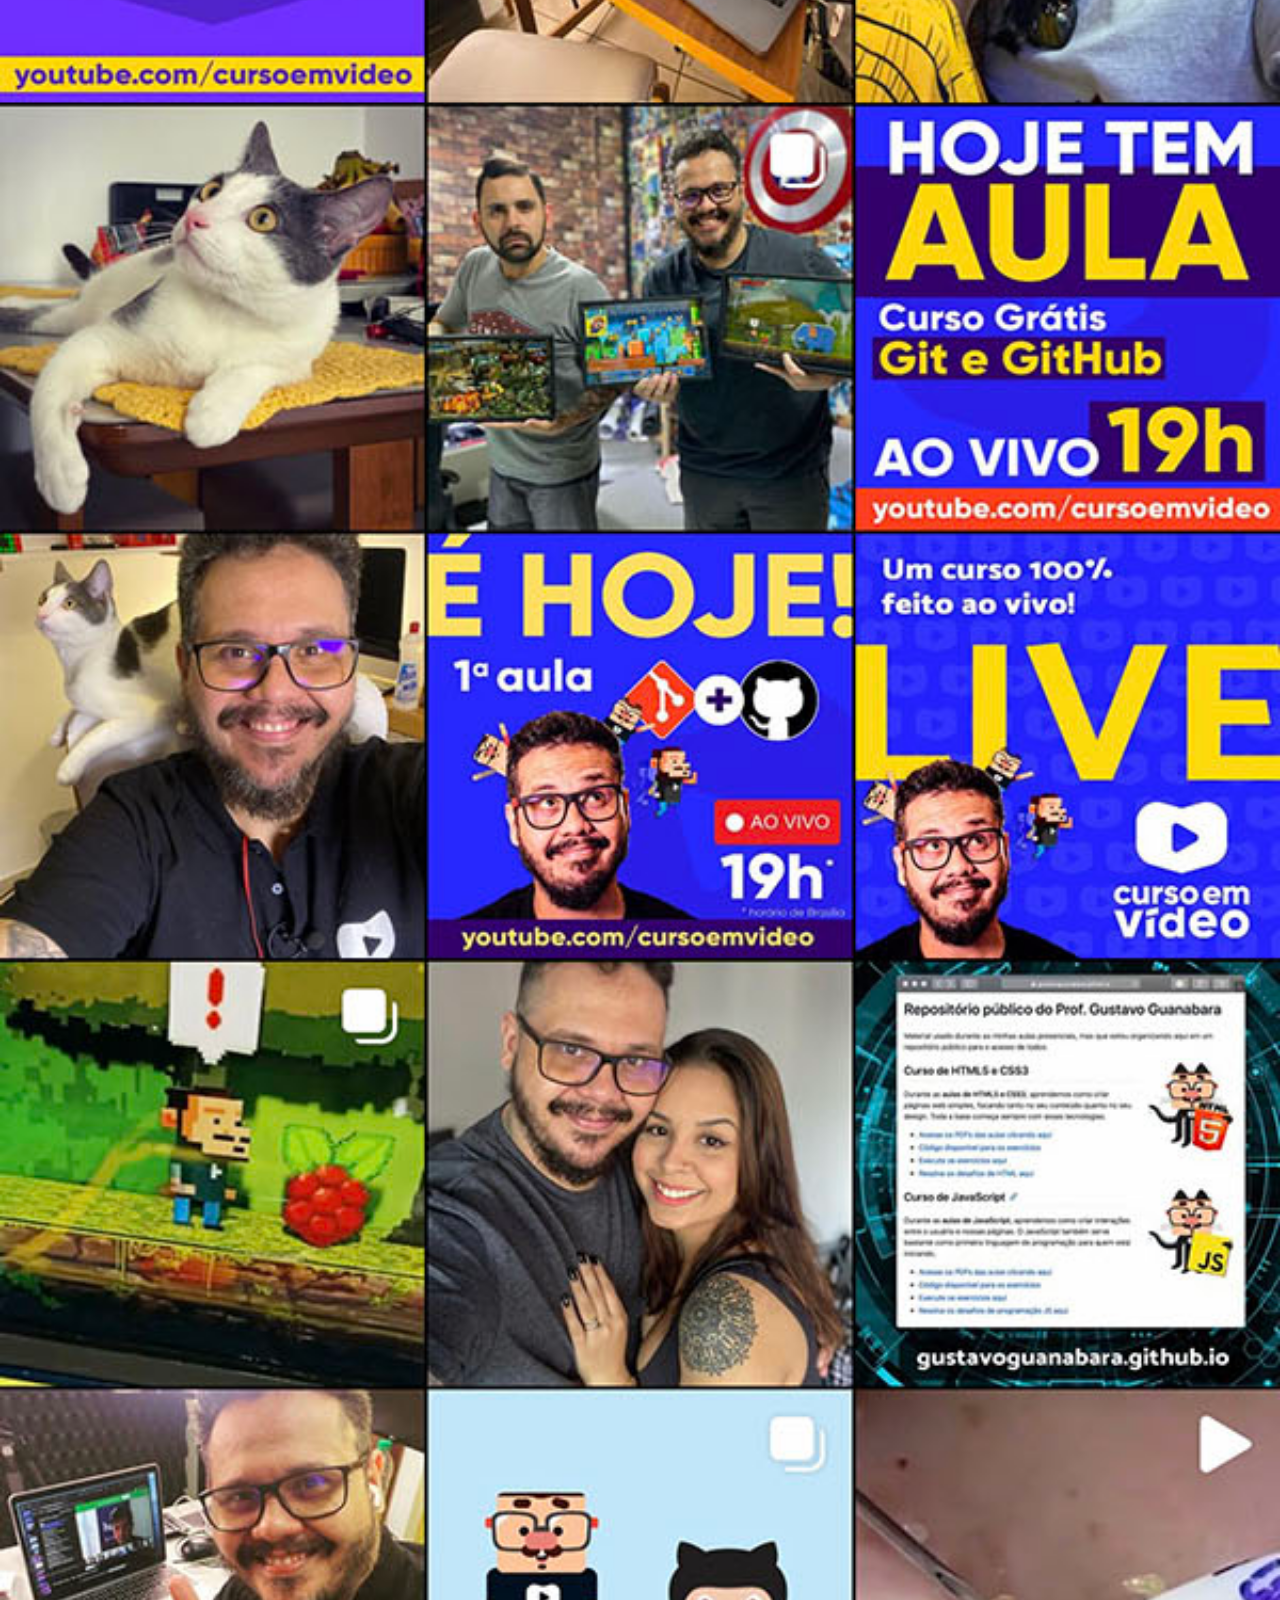
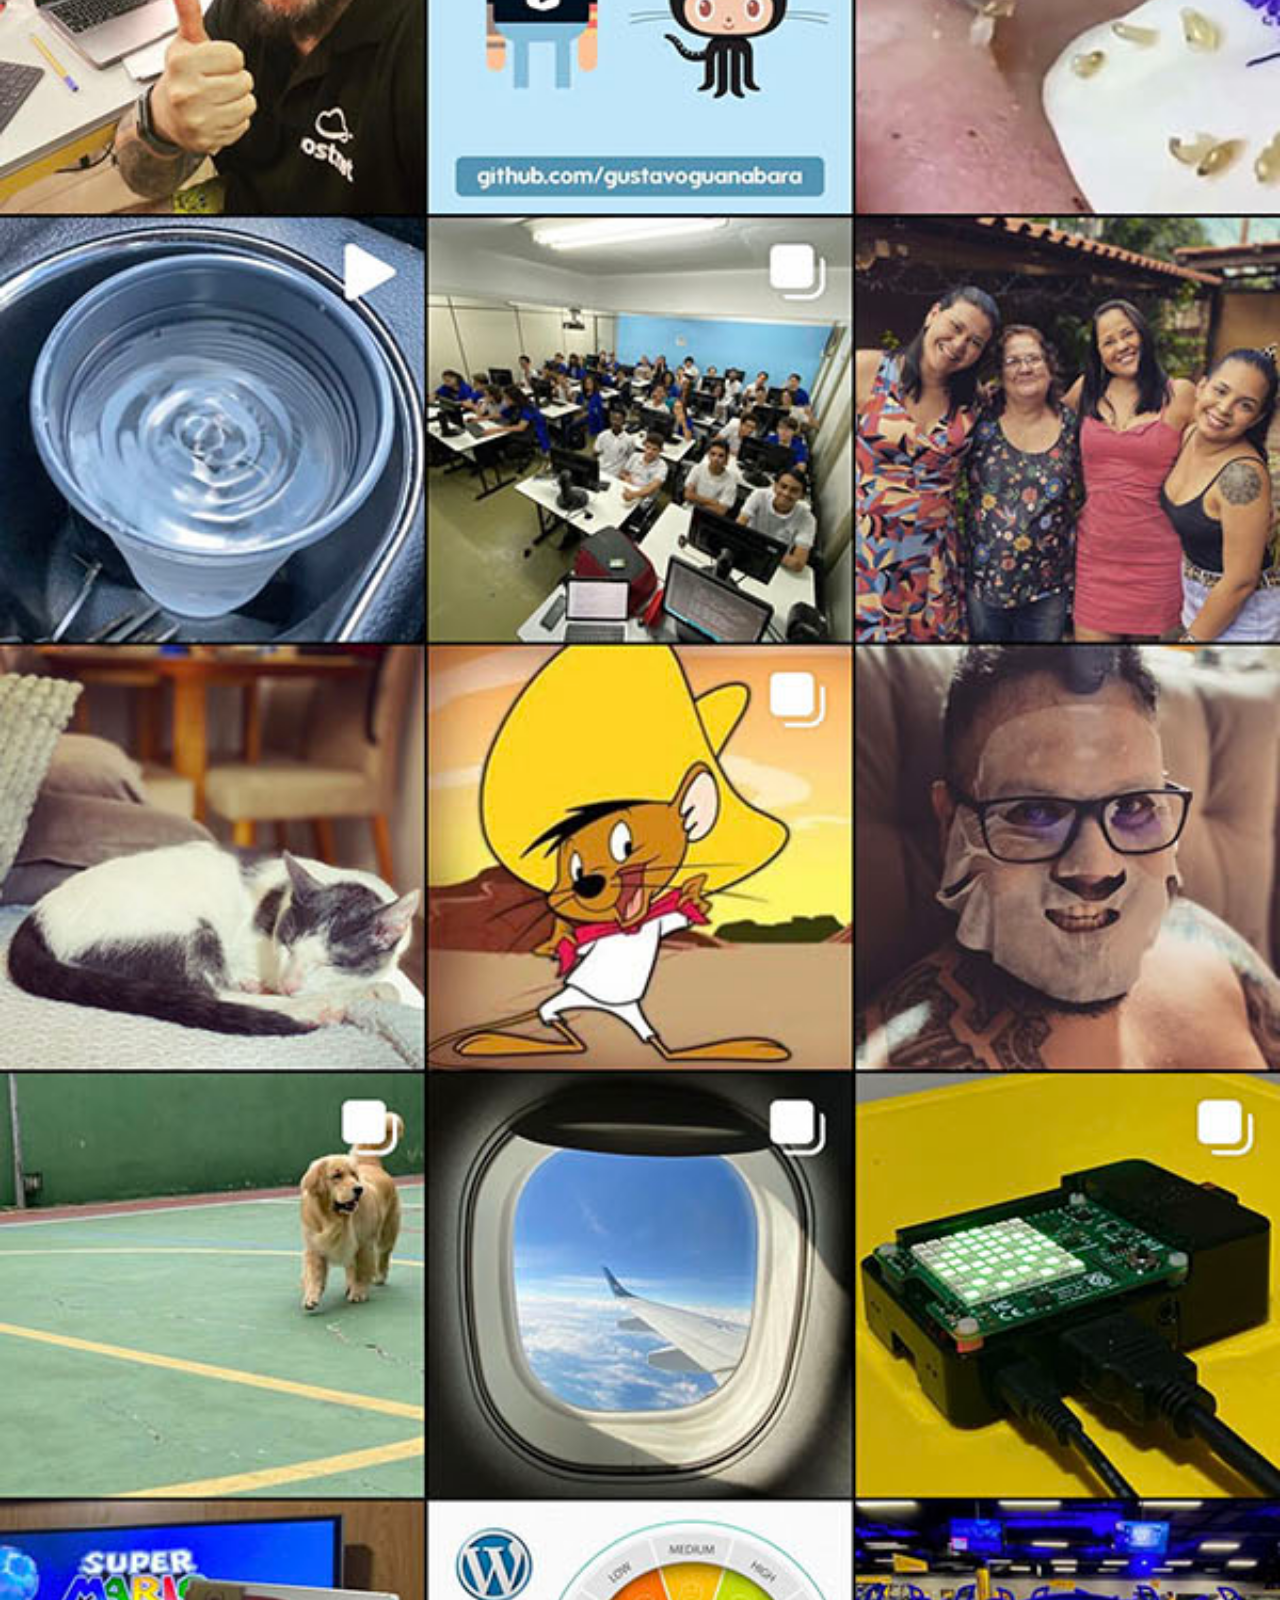
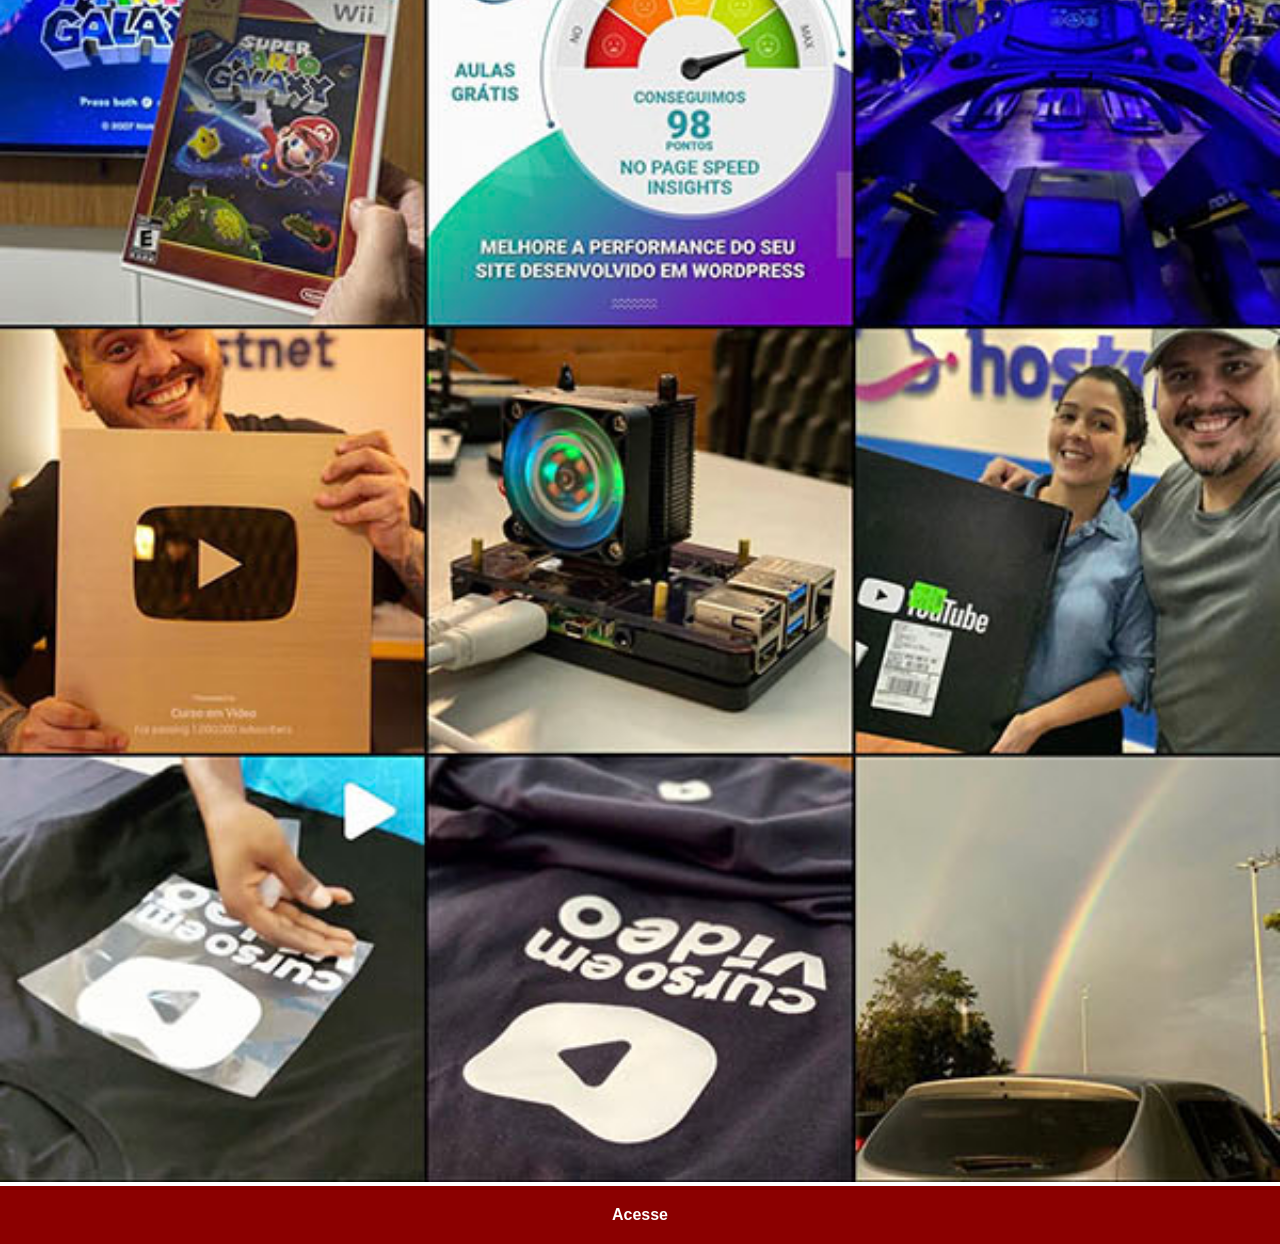
<file: instagram.html>
<!DOCTYPE html>
<html lang="pt-br">
<head>
    <meta charset="UTF-8">
    <meta name="viewport" content="width=device-width, initial-scale=1.0">
    <title>Instagram</title>
    <link rel="stylesheet" href="./estilos/social.css">
</head>
<body>
    <img src="imagens/tela-instagram.jpg" alt="Instagram">
    <a href="https://www.instagram.com/gustavoguanabara/" target="_blank">Acesse</a>
</body>
</html>
</file>
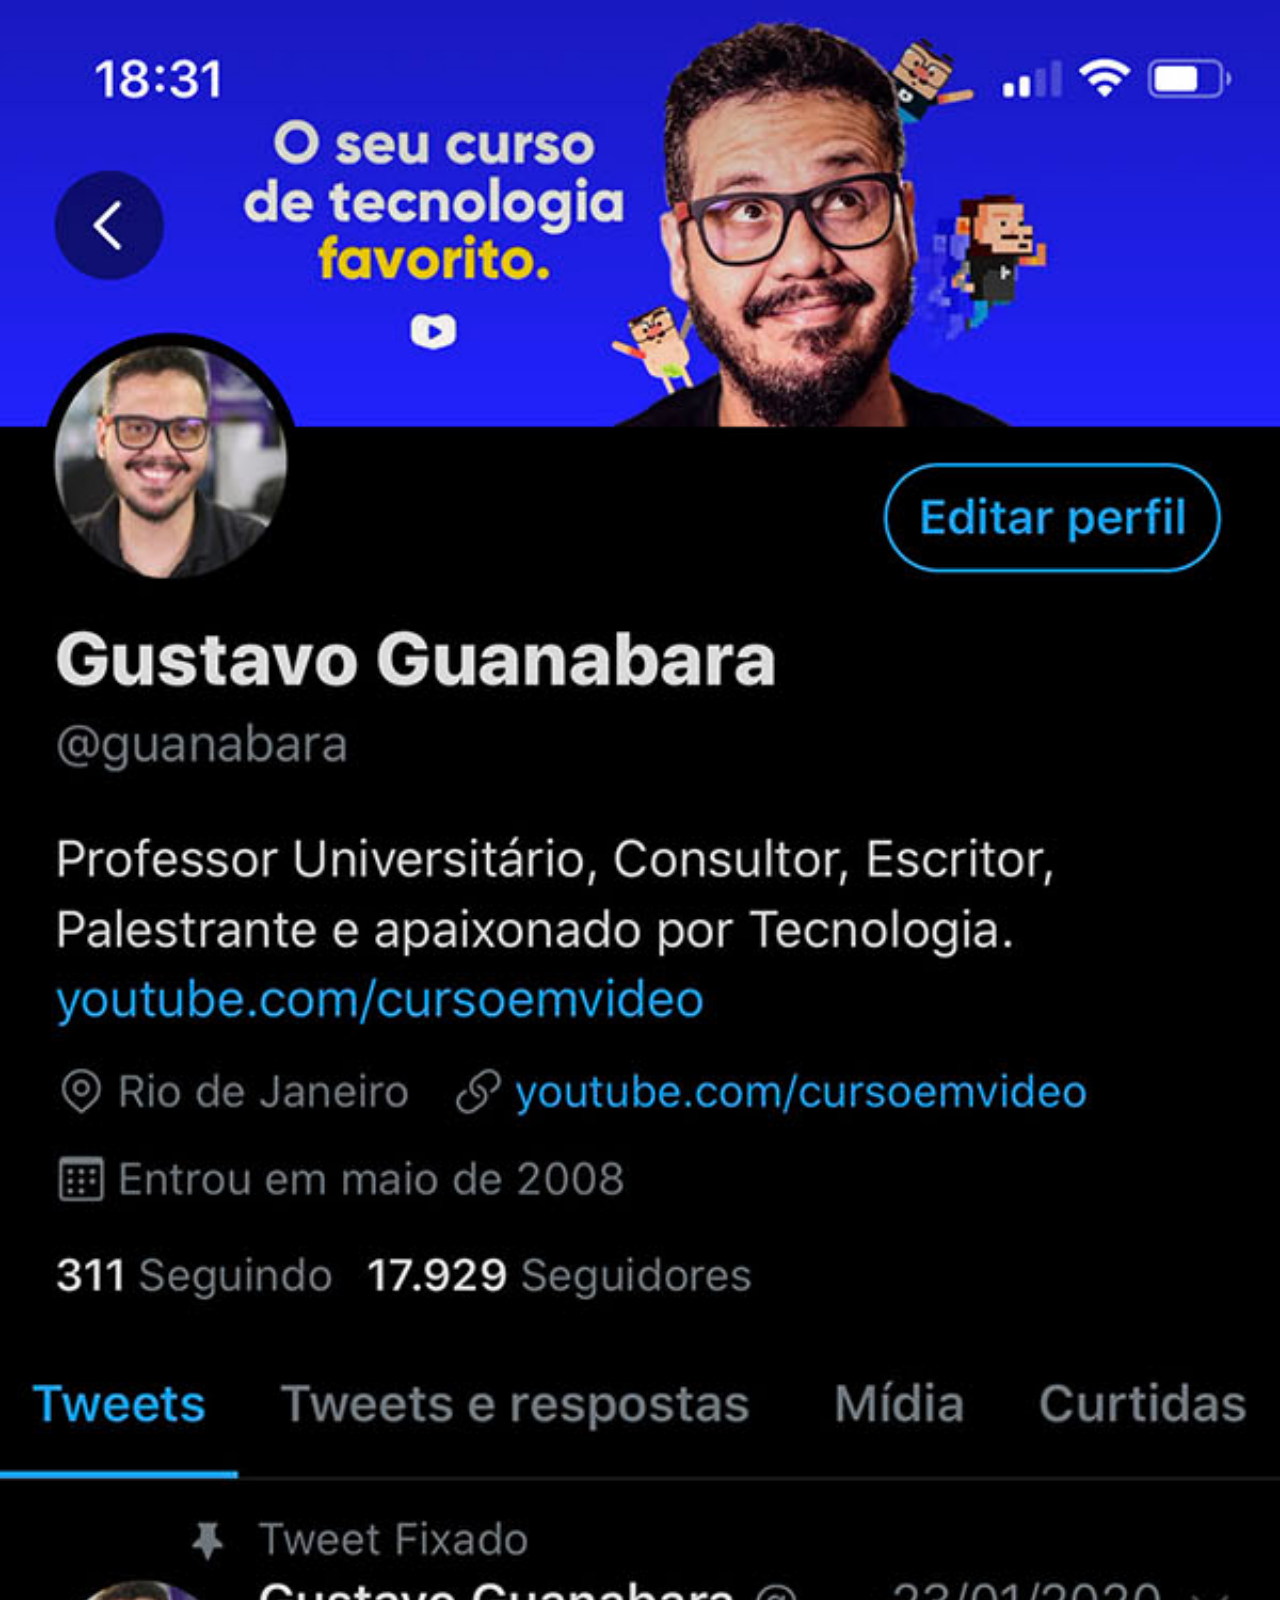
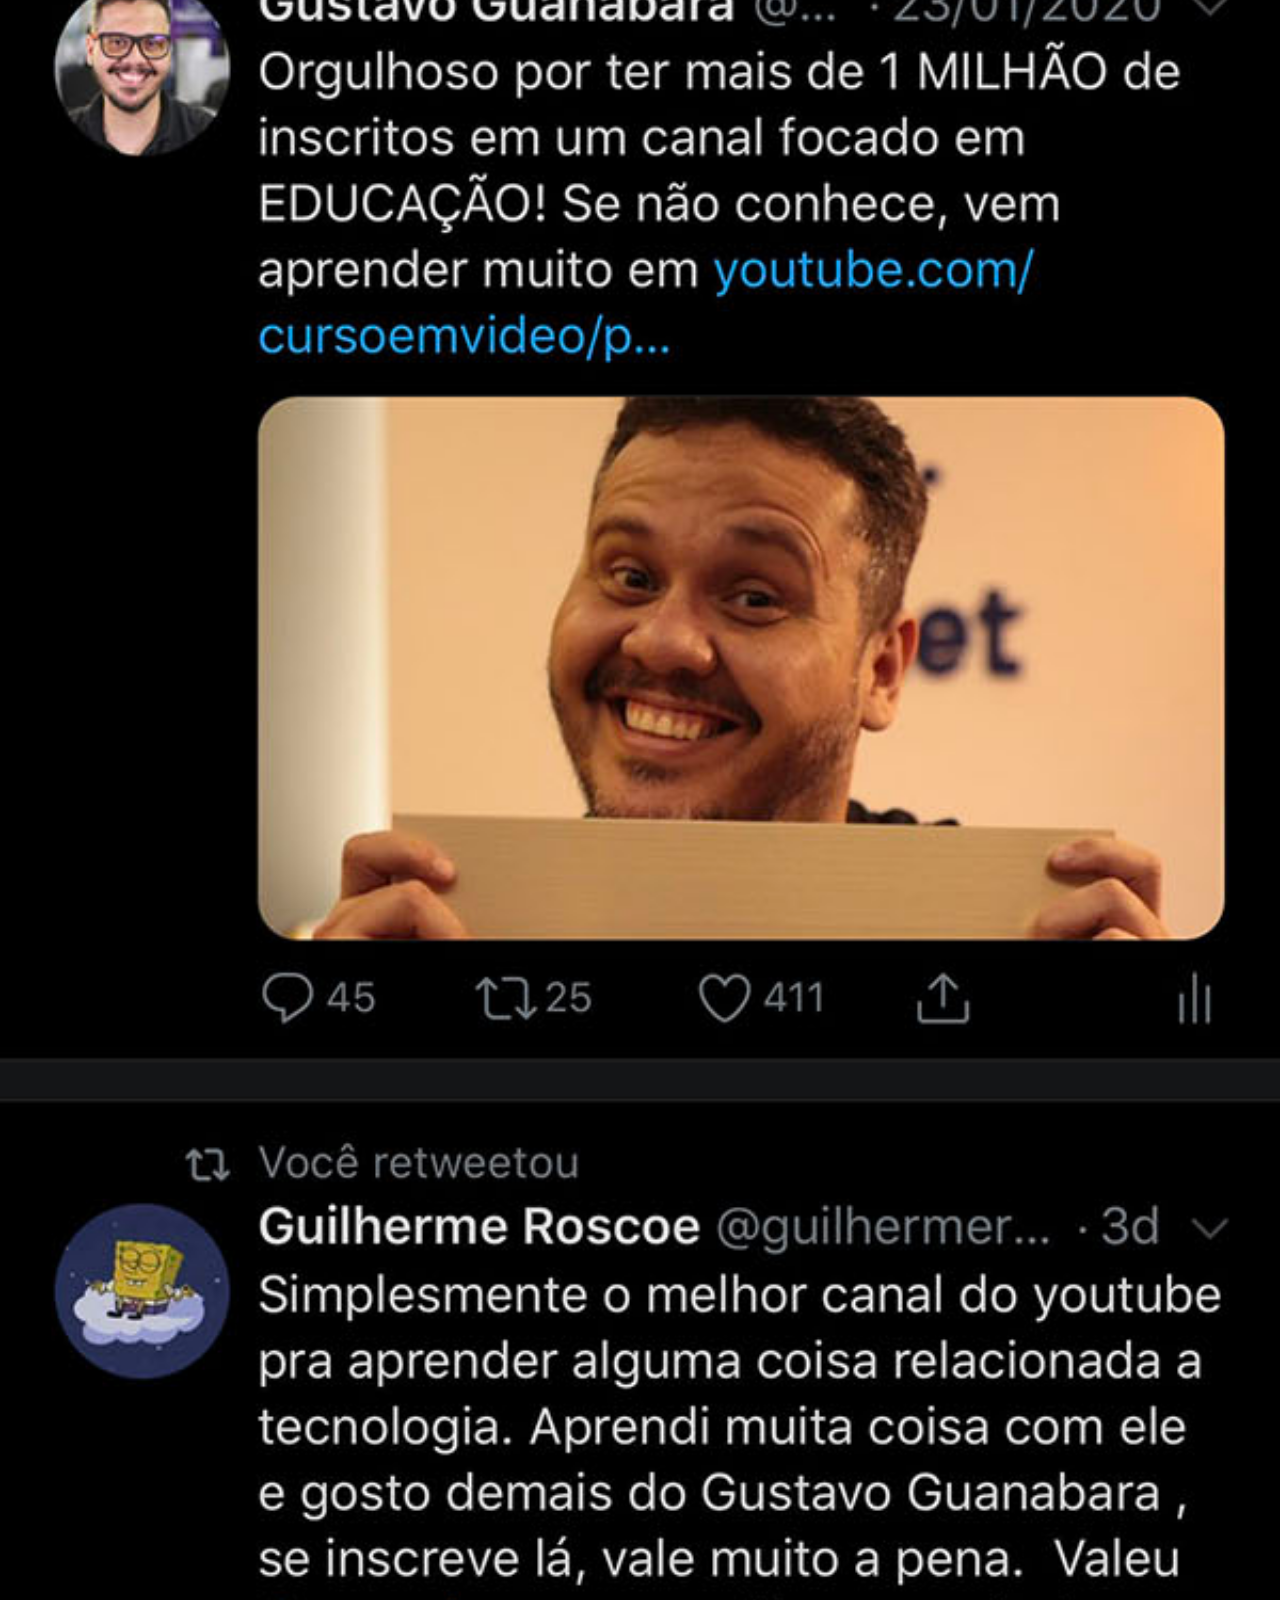
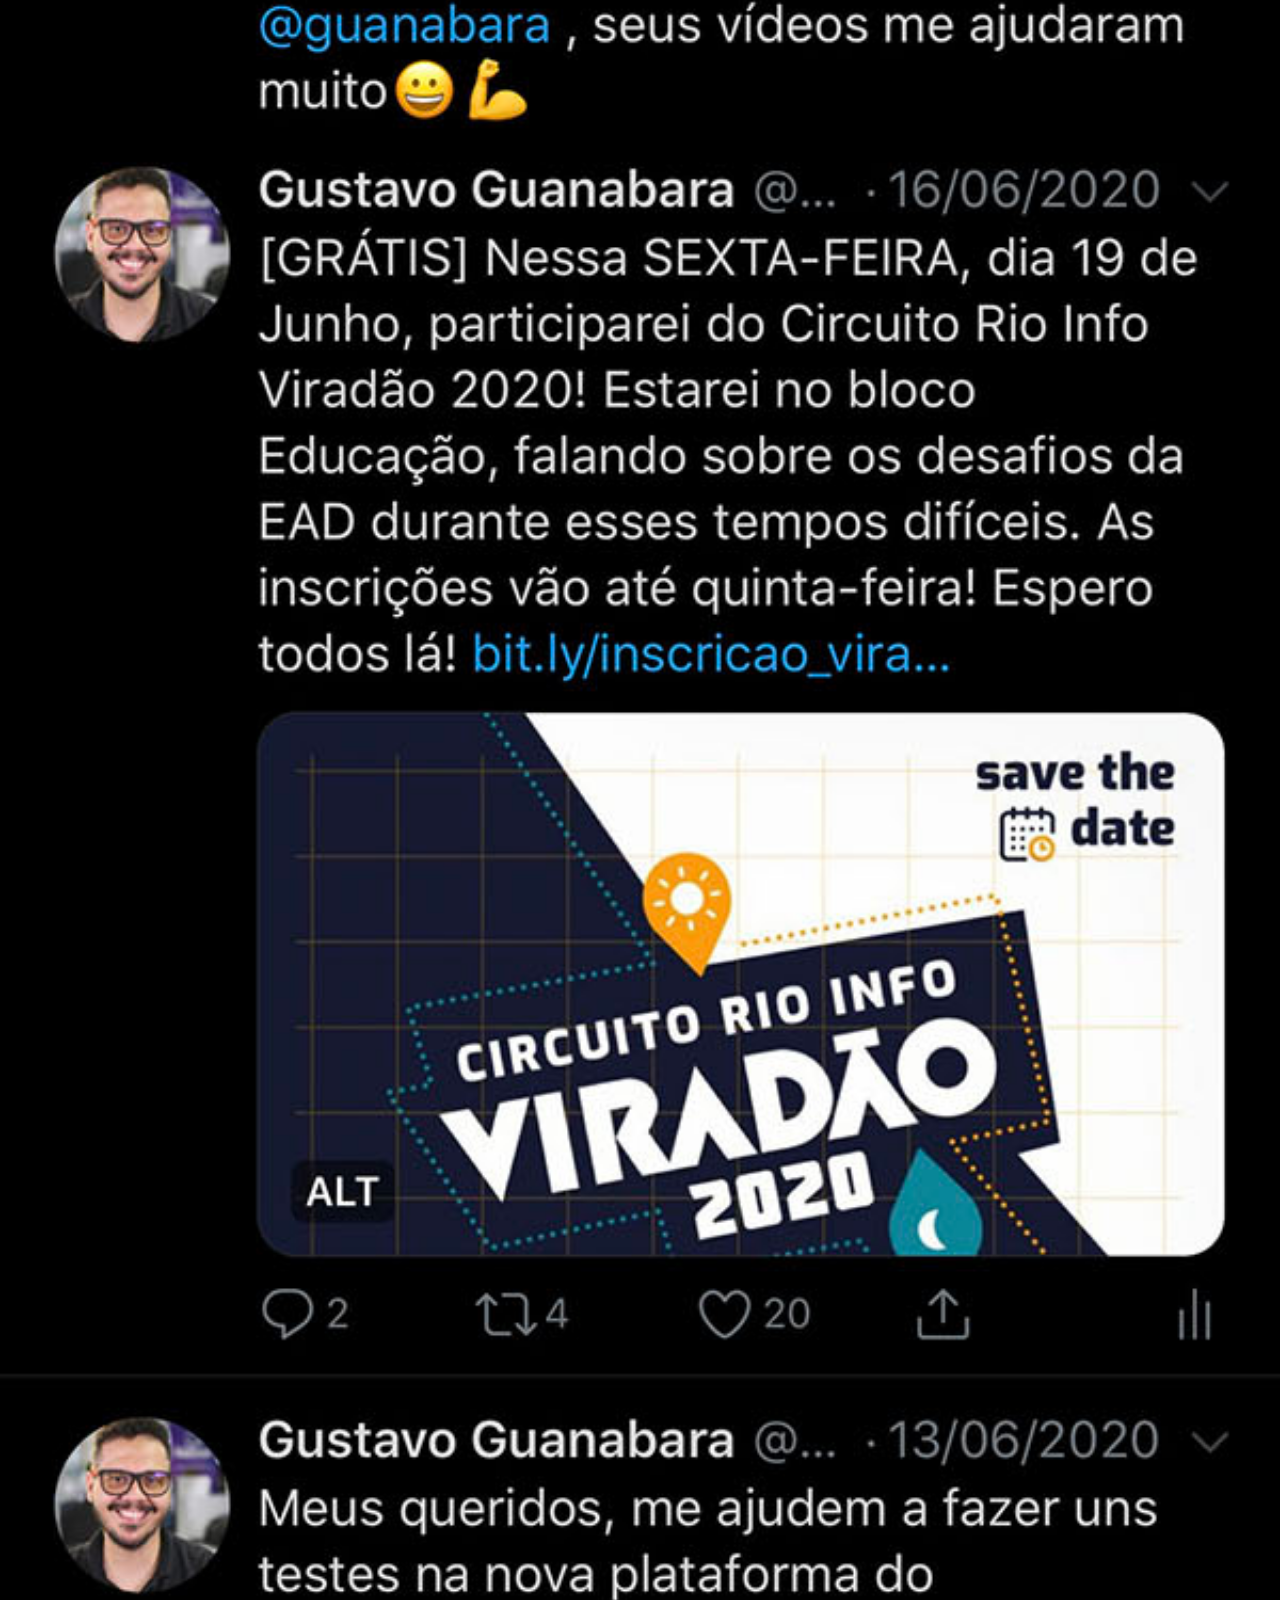
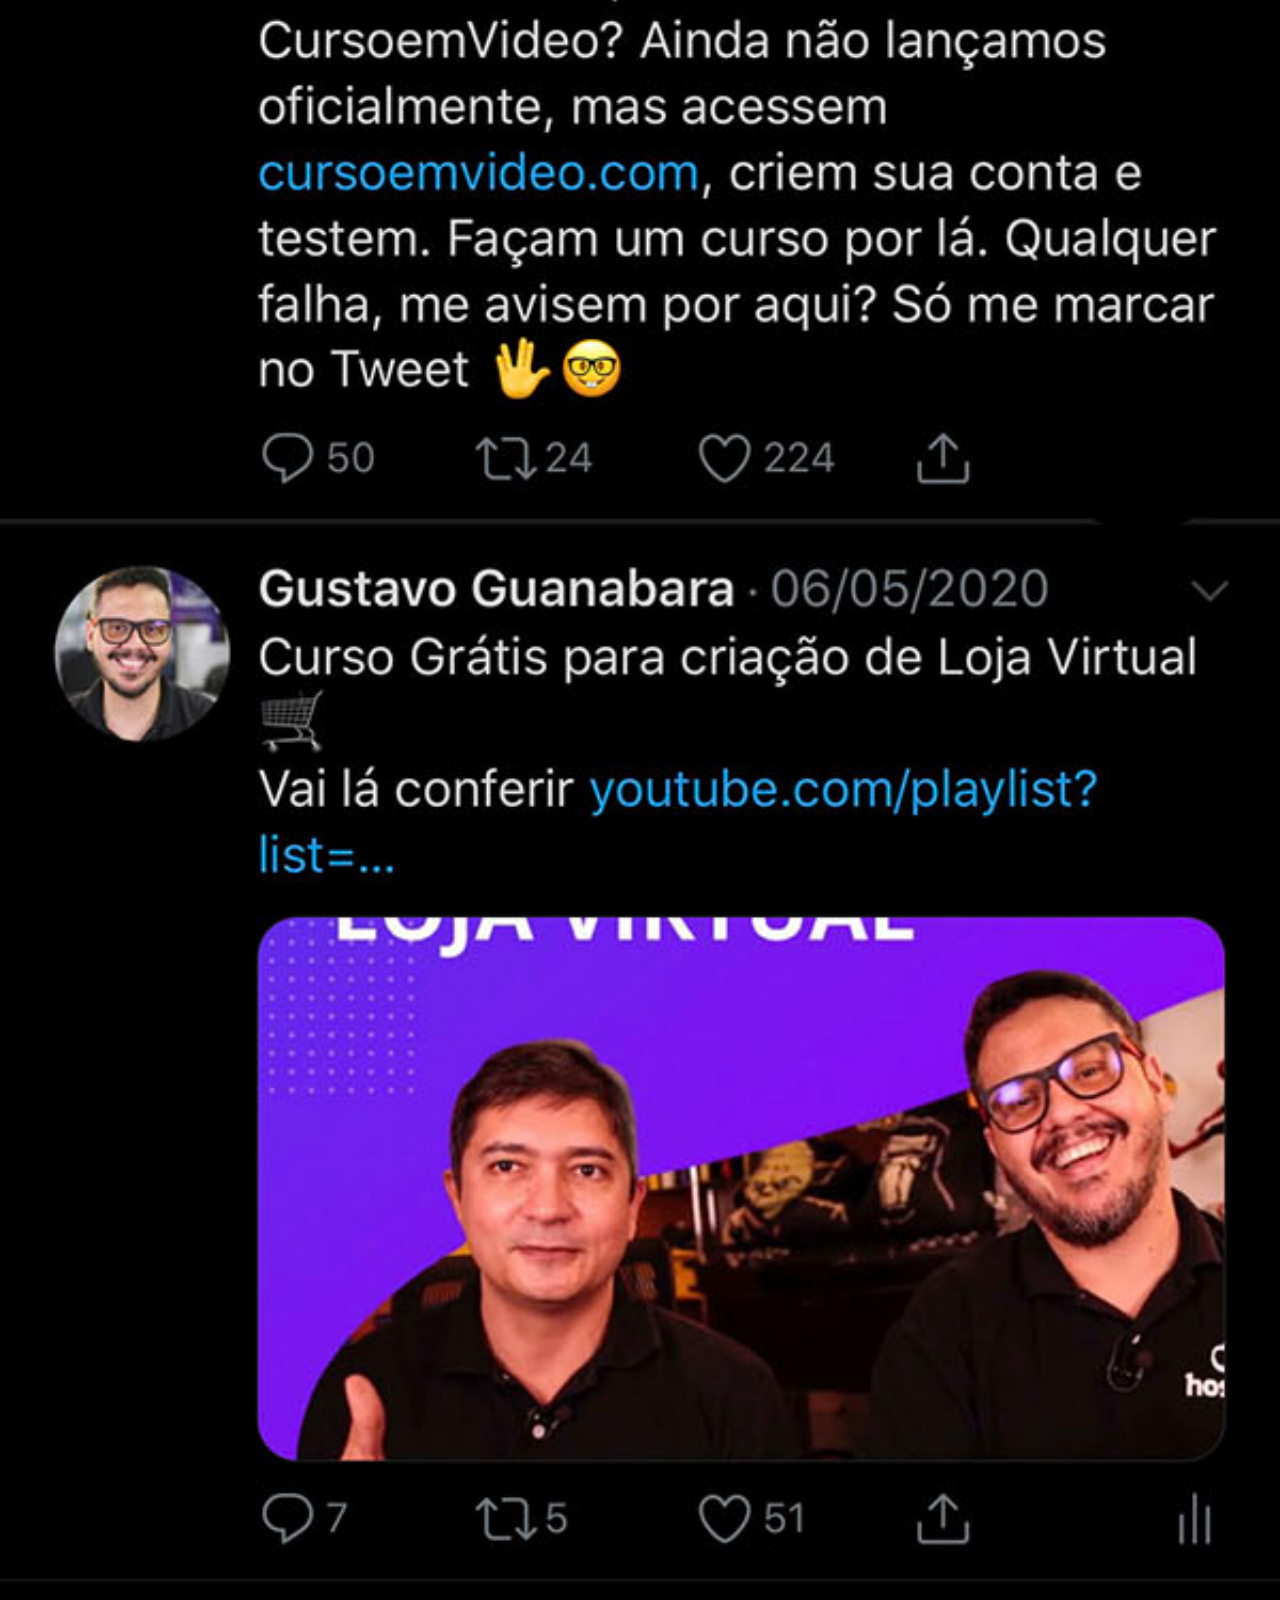
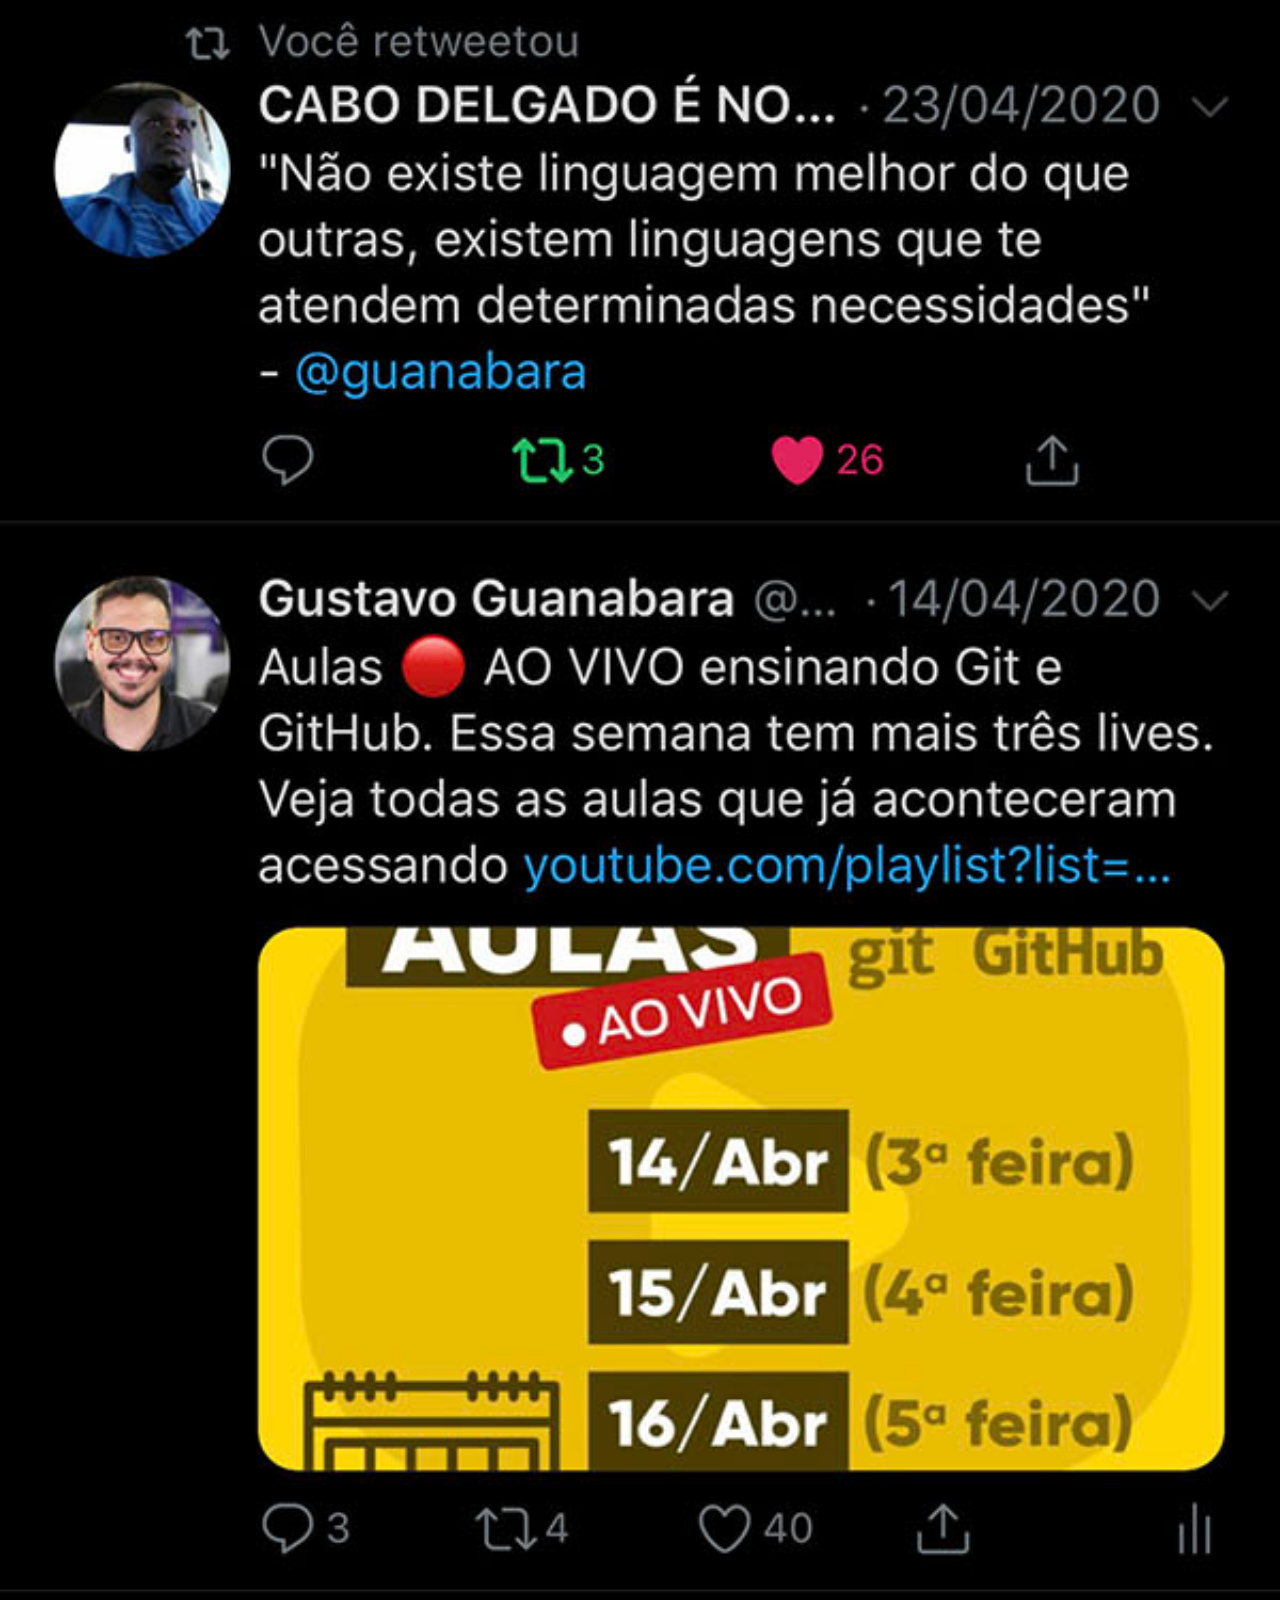
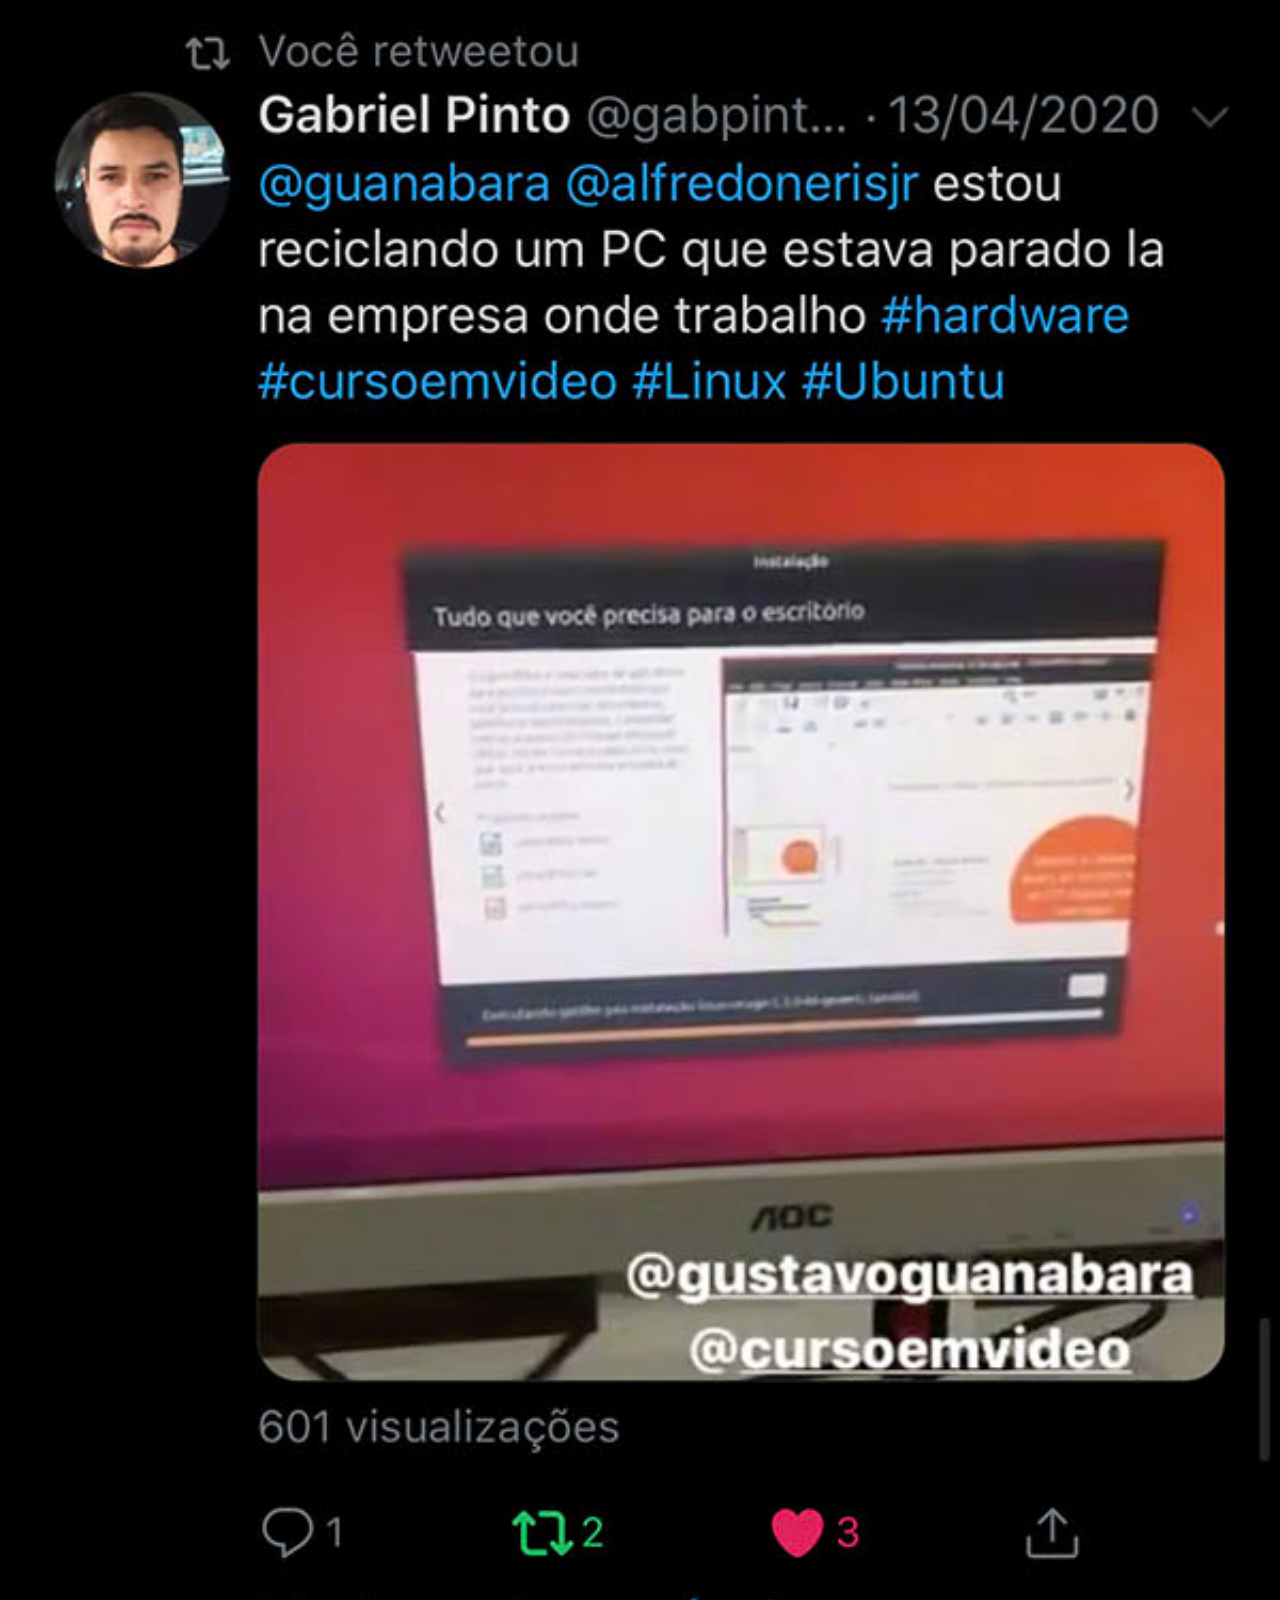
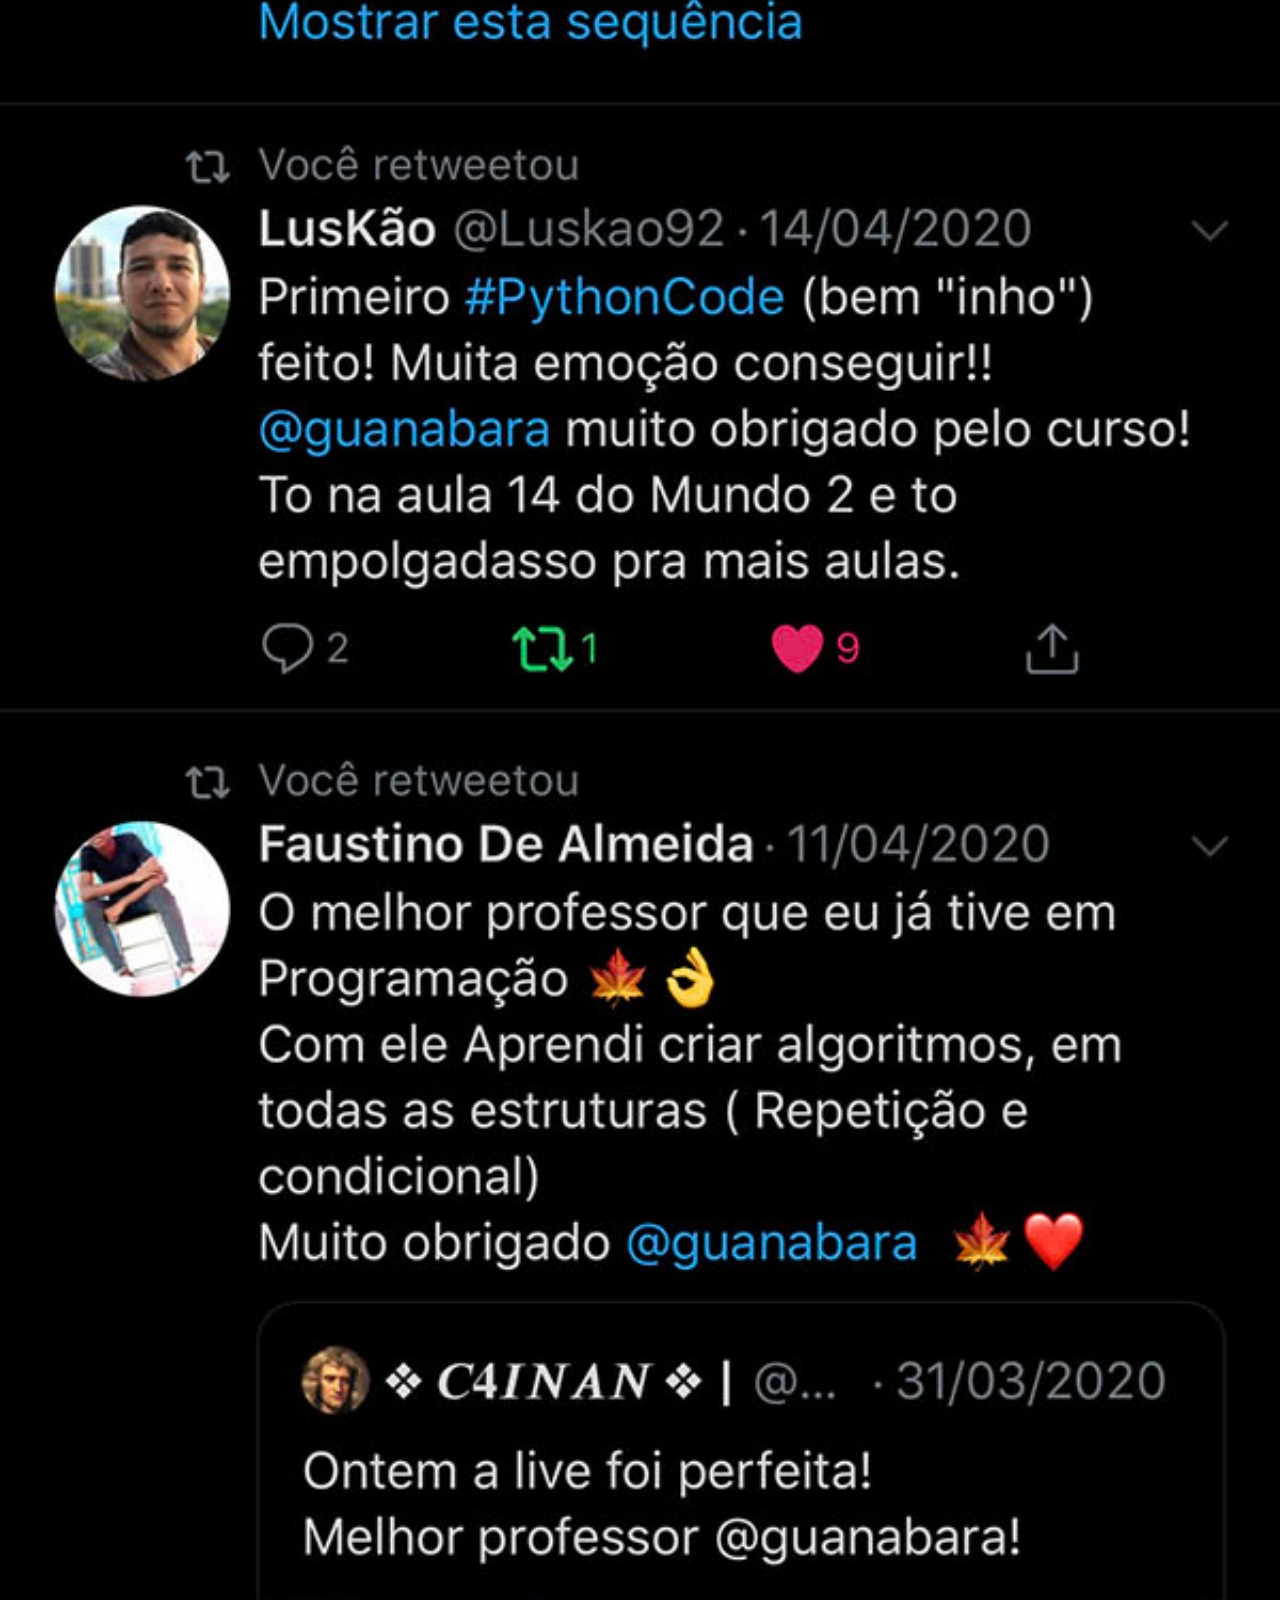
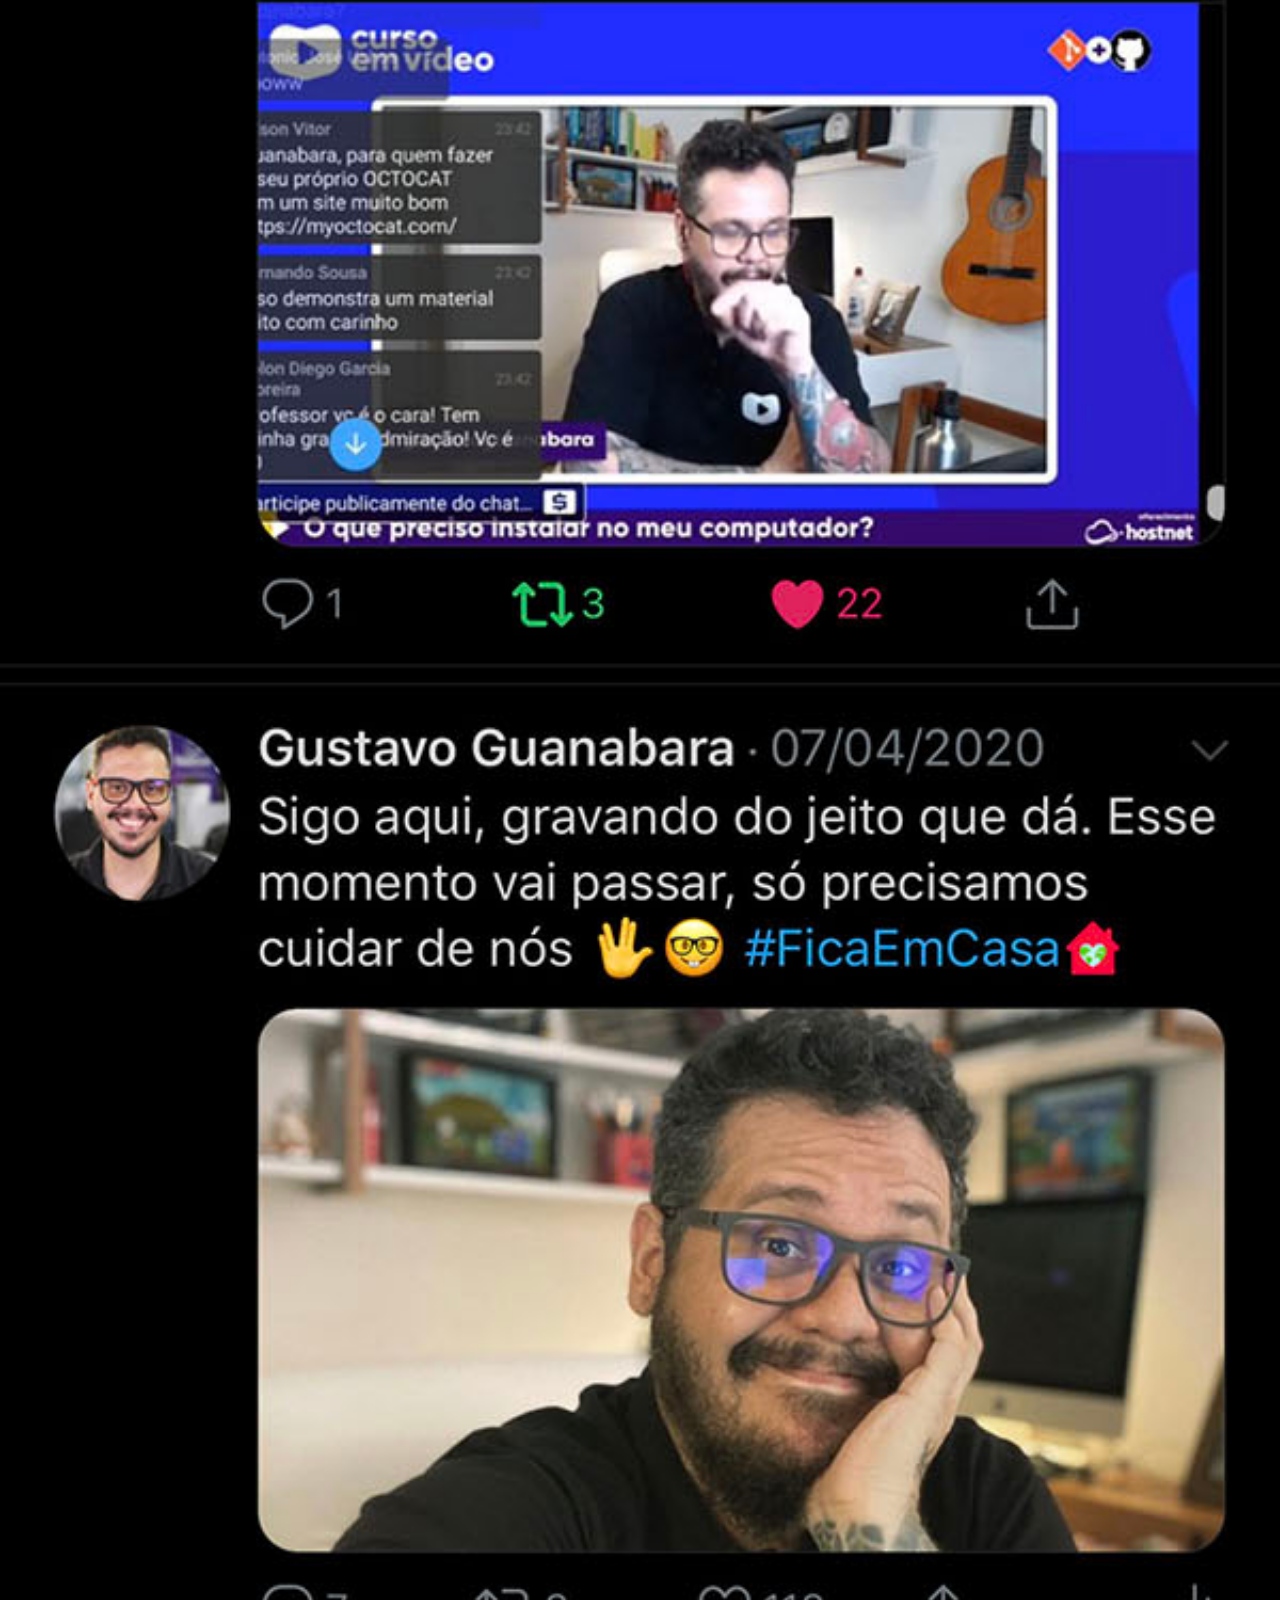
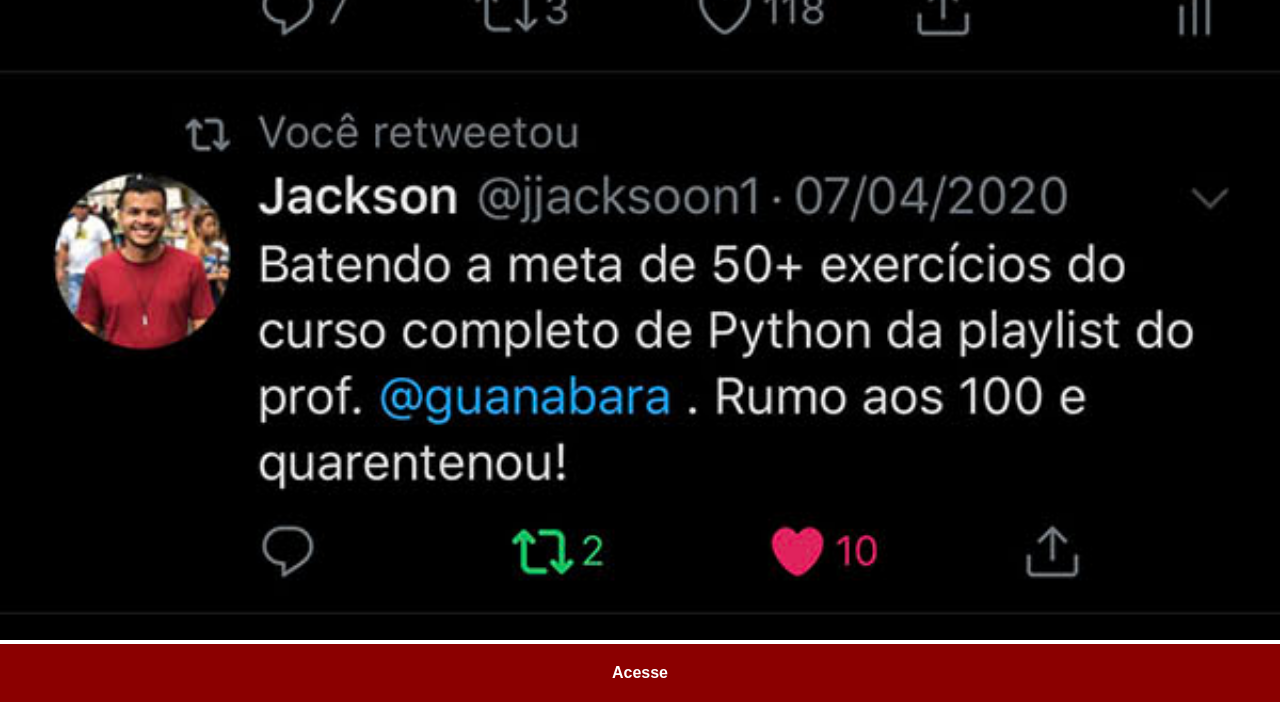
<file: twitter.html>
<!DOCTYPE html>
<html lang="pt-br">
<head>
    <meta charset="UTF-8">
    <meta name="viewport" content="width=device-width, initial-scale=1.0">
    <title>Twitter</title>
    <link rel="stylesheet" href="./estilos/social.css">
</head>
<body>
    <img src="imagens/tela-twitter.jpg" alt="Twitter">
    <a href="https://www.twitter.com/gustavoguanabara" target="_blank">Acesse</a>
</body>
</html>
</file>
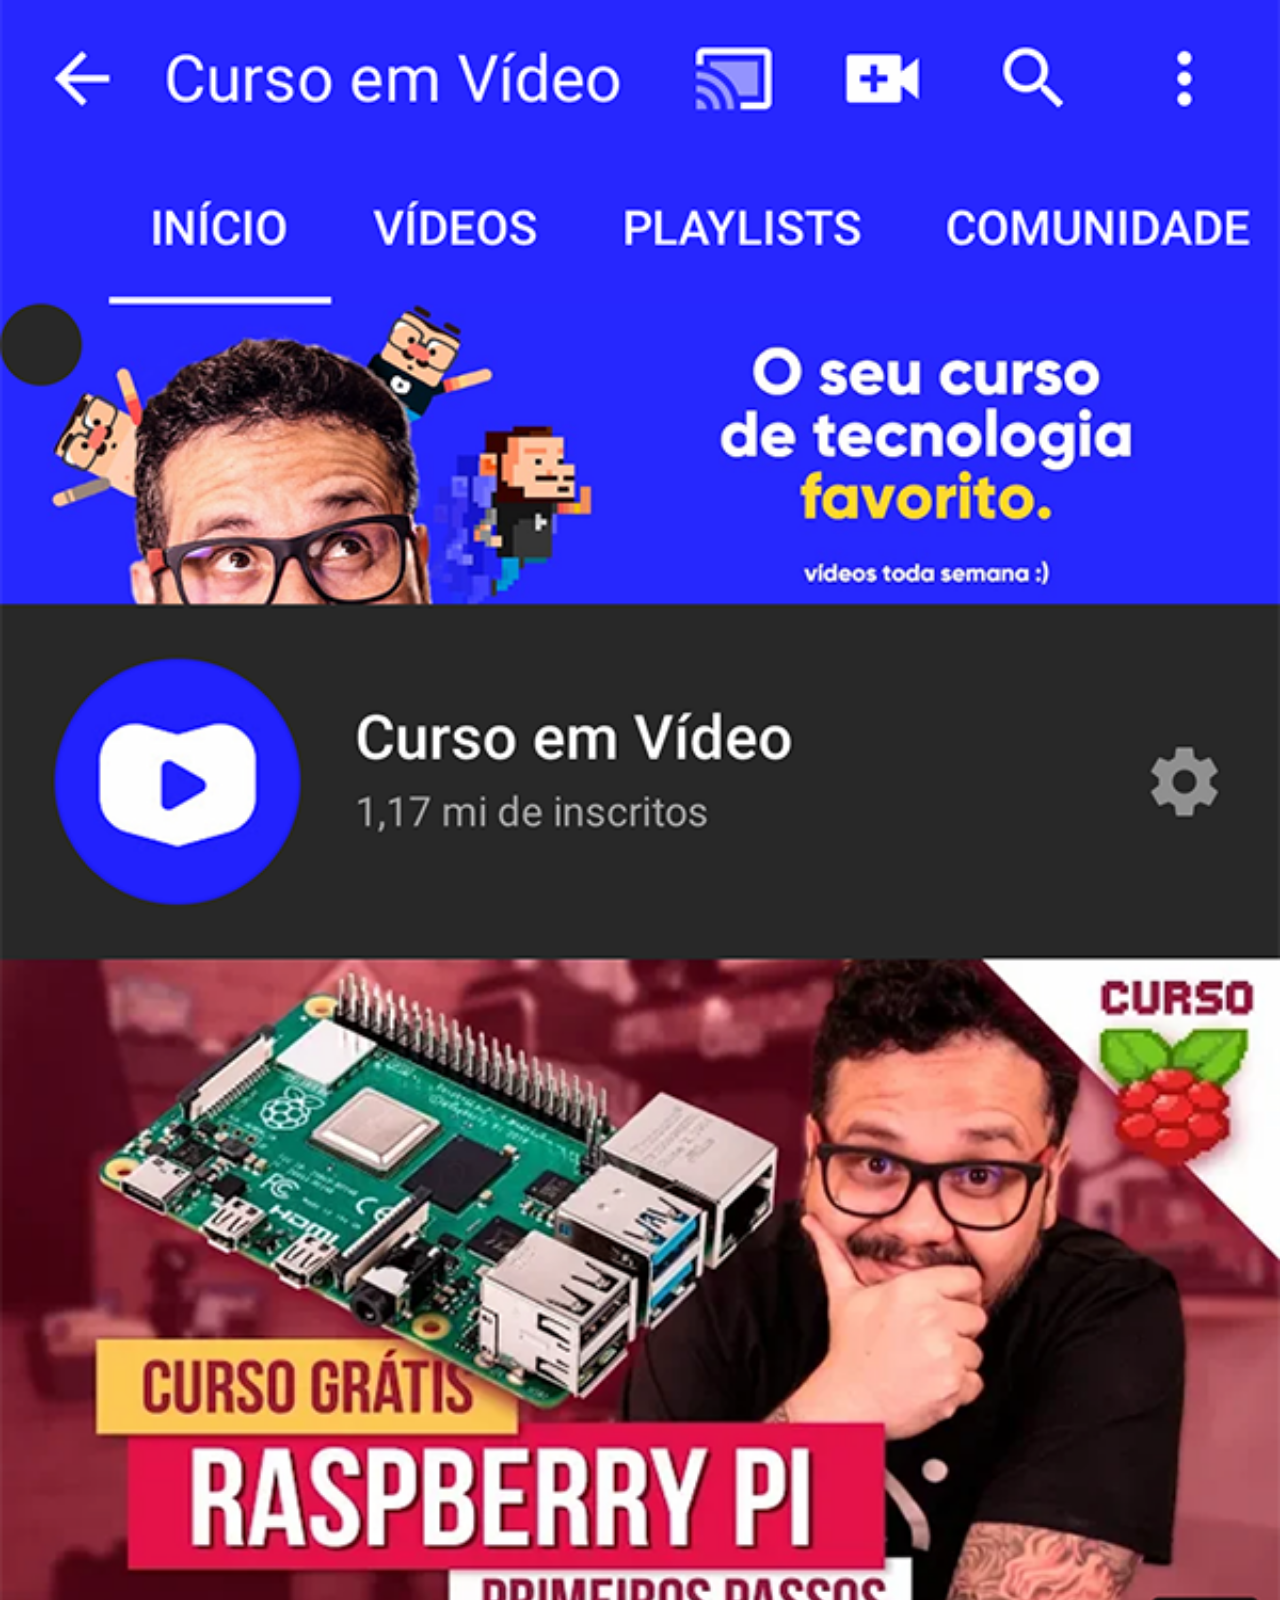
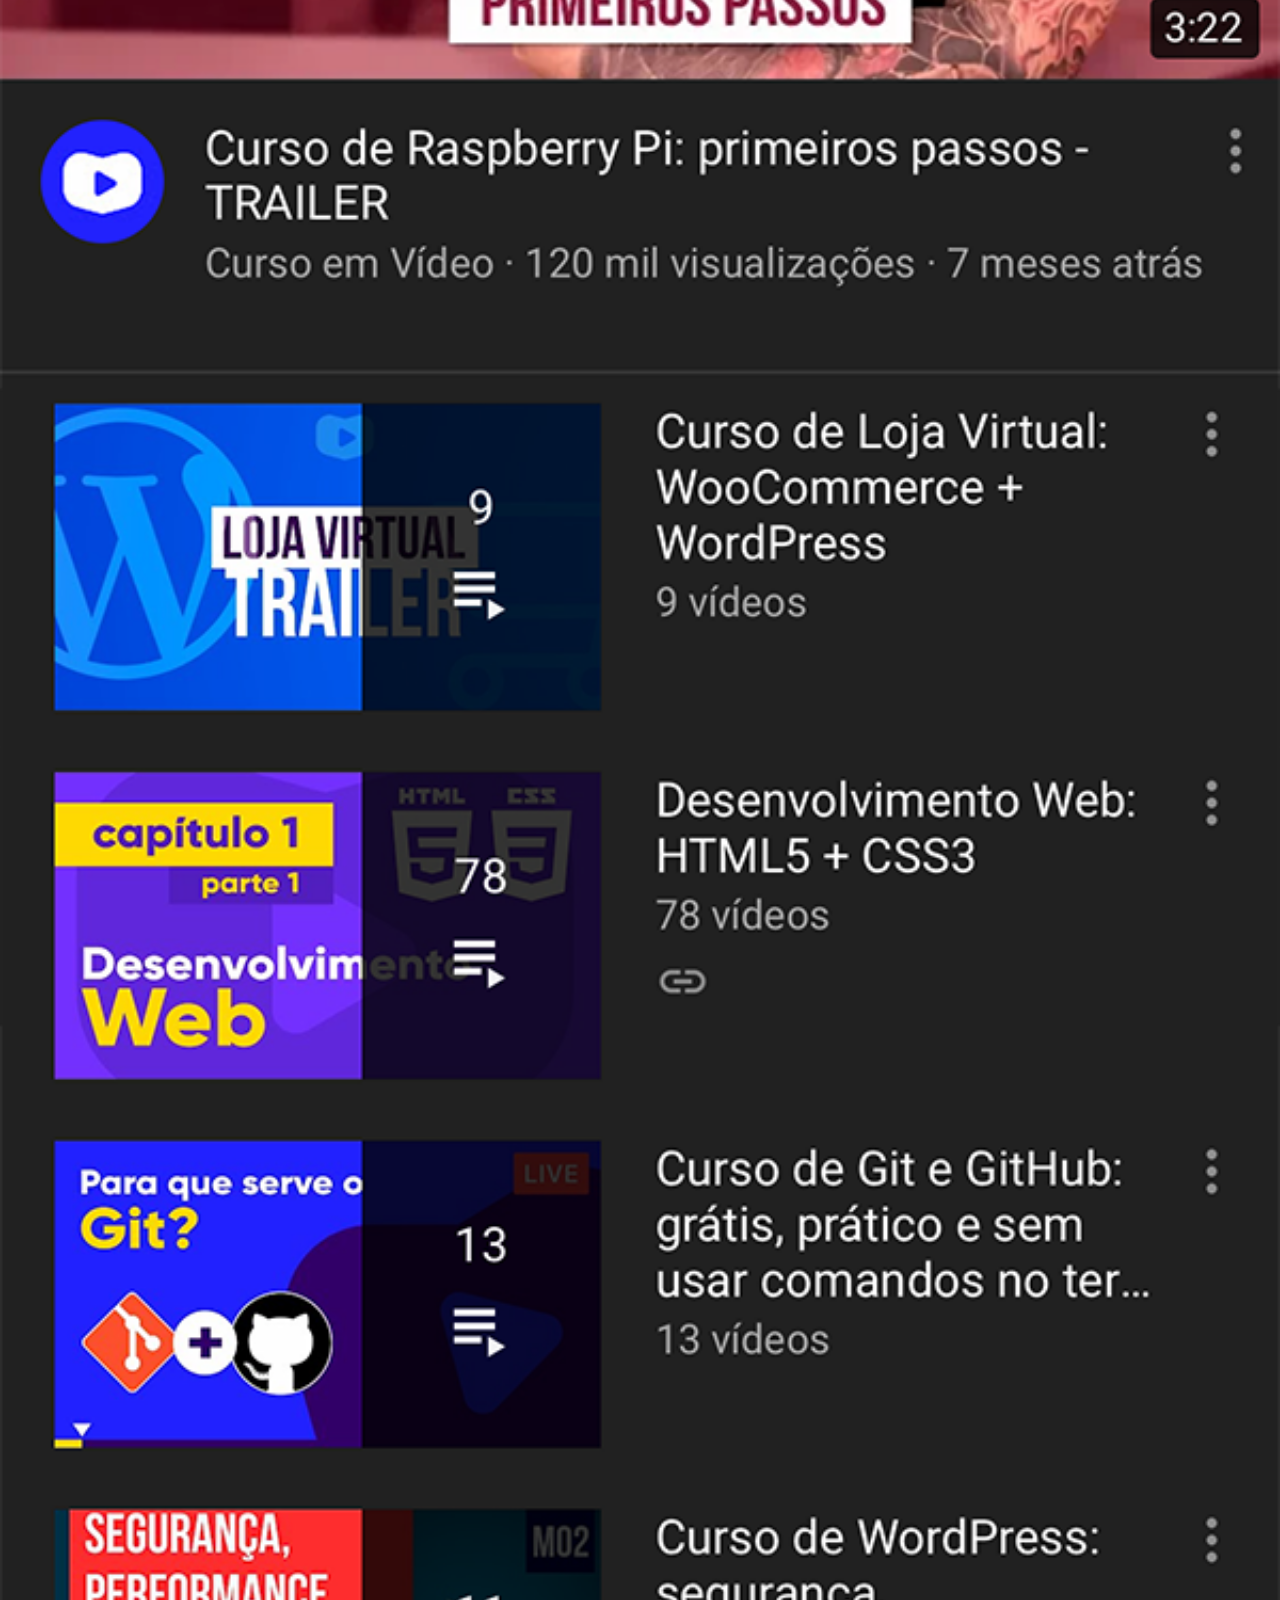
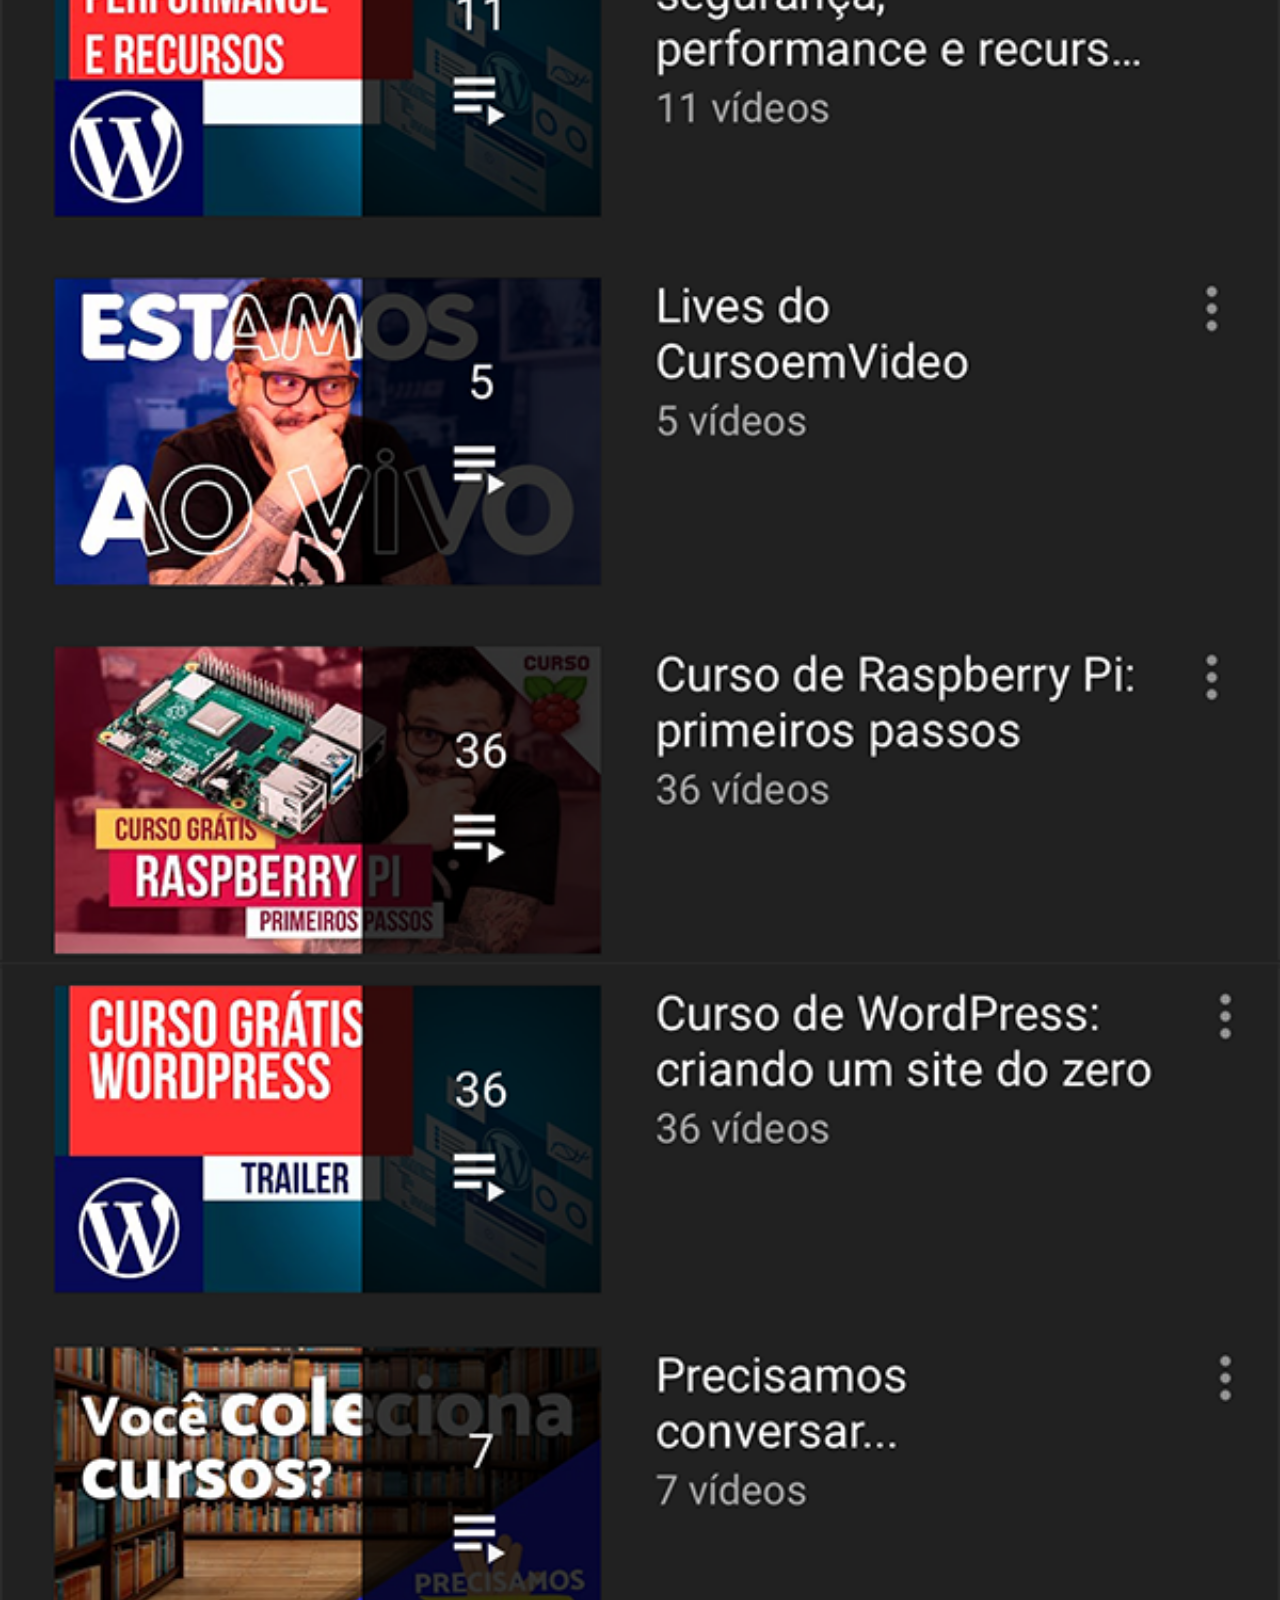
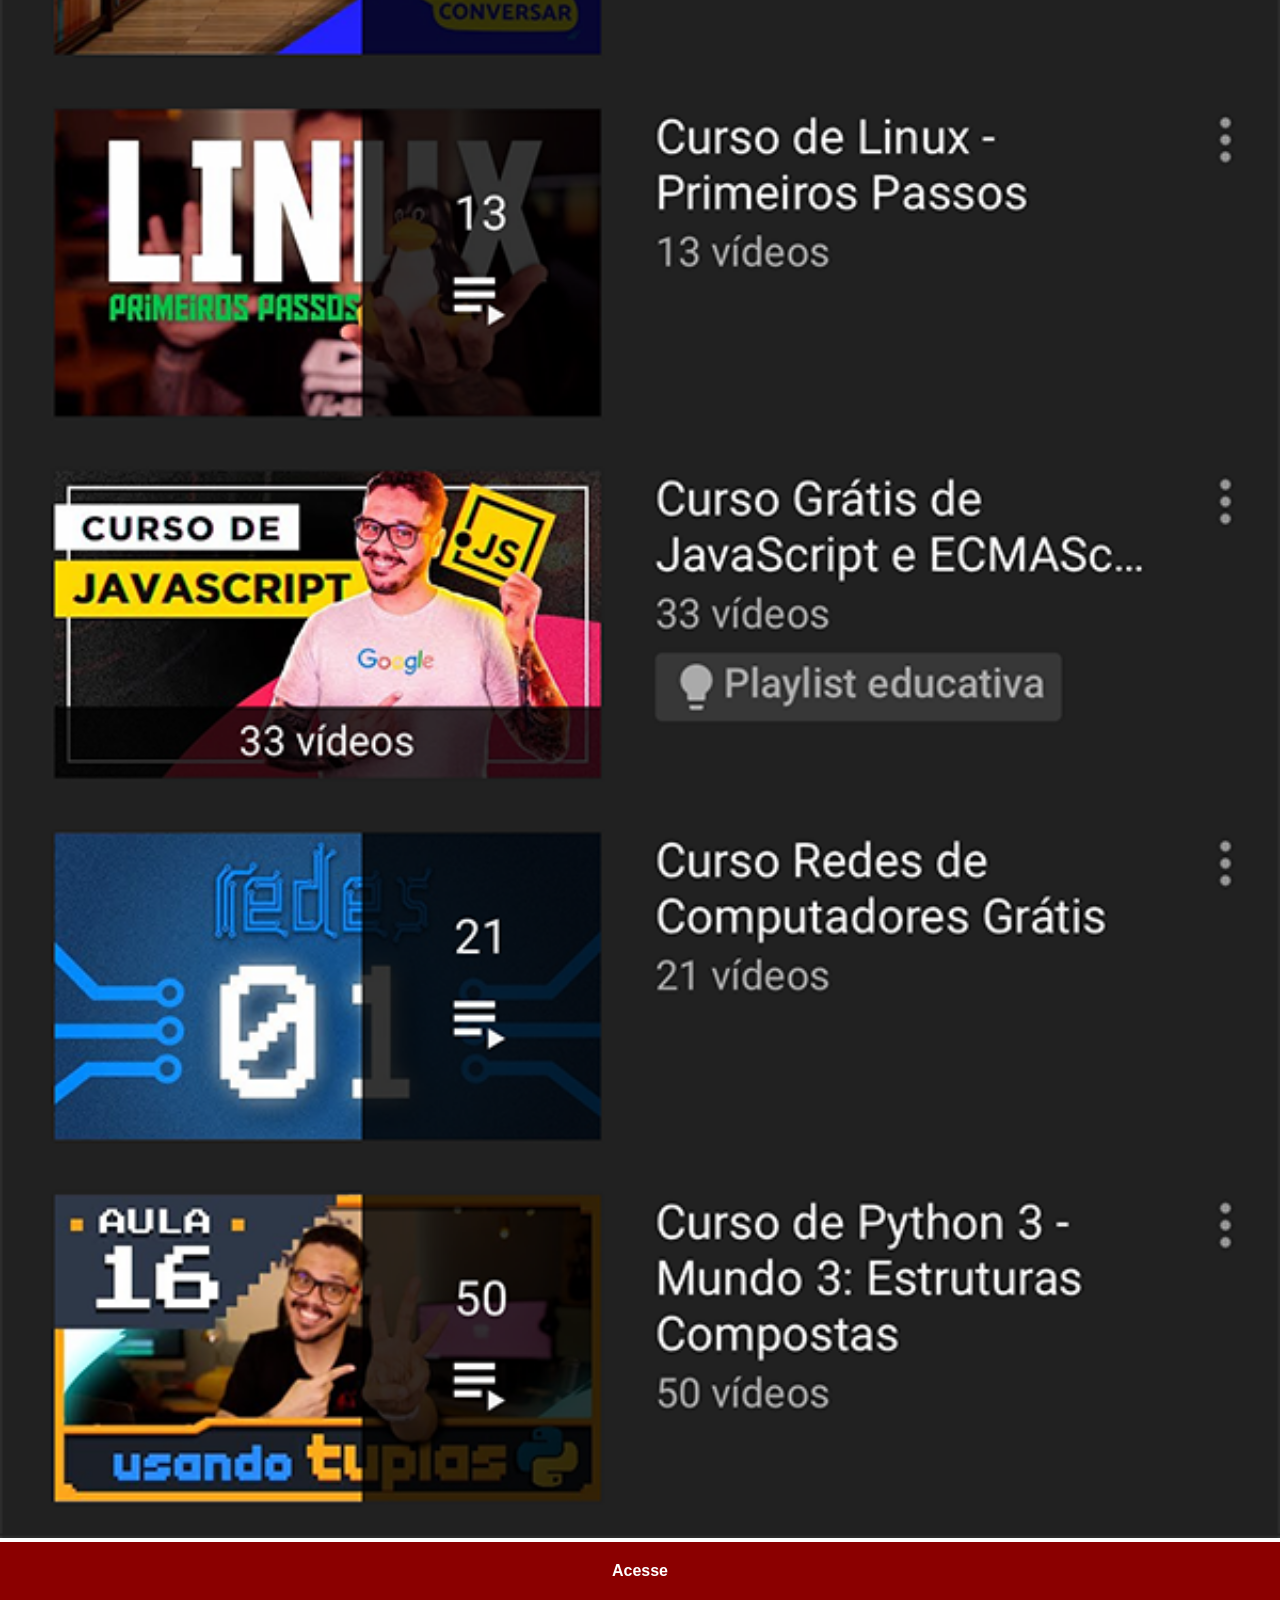
<file: youtube.html>
<!DOCTYPE html>
<html lang="pt-br">
<head>
    <meta charset="UTF-8">
    <meta name="viewport" content="width=device-width, initial-scale=1.0">
    <title>Youtube</title>
    <link rel="stylesheet" href="./estilos/social.css">
</head>
<body>
    <img src="imagens/tela-youtube.png" alt="Youtube">
    <a href="https://www.youtube.com/@cursoemvideo/playlists" target="_blank">Acesse</ACr>
</body>
</html>
</file>
<file: estilos/style.css>
@charset "UTF-8";

* {
    margin: 0px;
    padding: 0px;
    font-family: Arial, Helvetica, sans-serif;
}

html, body {
    width: 100vw;
    height: 100vh;
    background-color: black;
}

body{
    background: url('../imagens/fundo-madeira.jpg') no-repeat center center;
    background-size: cover;
    background-attachment: fixed;
}

main {
    height: 100vh;
    position: relative;
}

section#telefone {
    width: 311px;
    height: 627px;
    background: url(../imagens/frame-iphone.png) no-repeat;

    position: absolute;
    top: 50%;
    left: 50%;
    transform: translate(-50%, -50%);
}

iframe#tela {
    position: relative;
    top: 82px;
    left: 23px;
    width: 265px;
    height: 468px;
}

section#redes-sociais {
    text-align: right;
}

section#redes-sociais img{
    width: 50px;
    margin: 10px;
    border-radius: 50%;
    box-shadow: 2px 2px 5px rgba(0, 0, 0, 0.473);
    box-sizing: border-box;
}

section#redes-sociais img:hover{
    border: 1px solid rgba(255, 255, 255, 0.733);
    transform: scale(1);
    transition: transform 0.2s, border 1s;
    transform: translate(-2px, -2px);
    box-shadow: 5px 5px 10px rgba(0, 0, 0, 0.473);
}
</file>
<file: estilos/social.css>
@charset "UTF-8";
* {
    margin: 0px;
    padding: 0px;
    font-family: Arial, Helvetica, sans-serif;
}

::-webkit-scrollbar {
    width: 0px;
    height: 0px;
}

img {
    width: 100vw;
}

a {
    display: block;
    background-color: darkred;
    padding: 20px;
    text-align: center;
    font-weight: bolder;
    text-decoration: none;
    color: white;
}

a:hover {
    background-color: red;
    transition: .3s;
}
</file>
